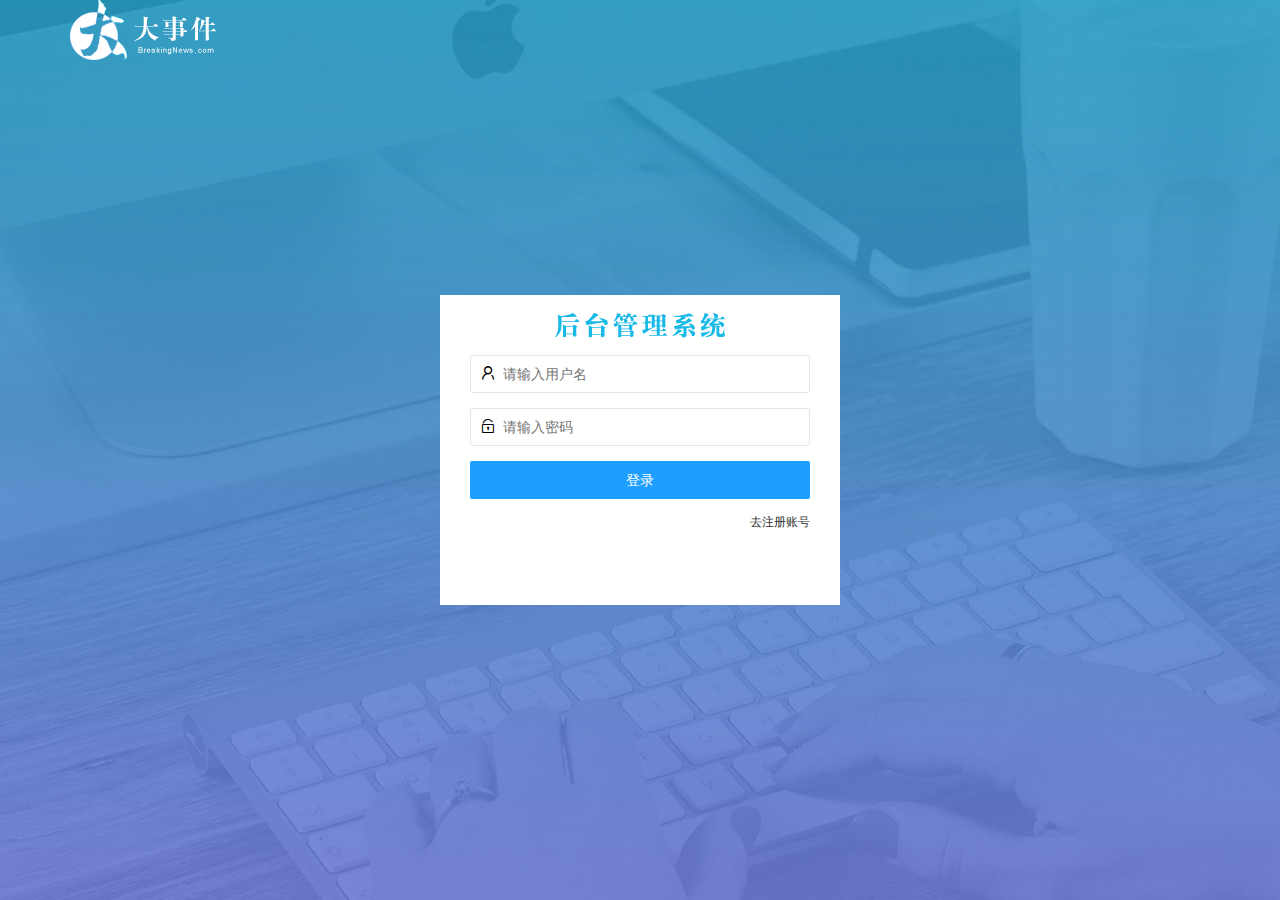
<file: login.html>
<!DOCTYPE html>
<html lang="en">
<head>
    <meta charset="UTF-8">
    <meta name="viewport" content="width=device-width, initial-scale=1.0">
    <title>大事件-登录/注册页面</title>
    <!-- 引入layui样式 -->
    <link rel="stylesheet" href="/assets/lib/layui/css/layui.css">
    <!-- 引入自己的登录页面样式 -->
    <link rel="stylesheet" href="/assets/css/login.css">

</head>
<body>
    <!-- logo部分 -->
    <div class="logo layui-main">
        <img src="/assets/images/logo.png" alt="">
    </div>

    <!-- 登录和注册部分 -->
    <div class="loginAndRegBox">
        <!-- 登录部分顶部图片 -->
        <div class="title-box"></div>
        <!-- 下面的登录注册区 -->

        <!-- 登录div -->
        <div class="login-box">
            <form  class="layui-form" id="form_login" action="">
                <!-- 用户名 -->
                <div class="layui-form-item">
                    <i class="layui-icon layui-icon-username"></i> 
                    <input type="text" name="username" required  lay-verify="required" placeholder="请输入用户名" autocomplete="off" class="layui-input">
                </div>
                <!-- 密码 -->
                <div class="layui-form-item">
                    <i class="layui-icon layui-icon-password"></i> 
                    <input type="password" name="password" required  lay-verify="required" placeholder="请输入密码" autocomplete="off" class="layui-input">
                </div>
                <!-- 登录框 -->
                <div class="layui-form-item">
                    <button class="layui-btn layui-btn-fluid layui-btn-normal" lay-submit lay-filter="formDemo">登录</button>
                </div>
                <!-- 切换链接 -->
                <div class="layui-form-item links">
                    <a href="javascript:;" id="link_reg">去注册账号</a>
                </div>
            </form>
            
        </div>

        <!-- 注册div -->
        <div class="reg-box">
           <form class="layui-form" id="form_reg" action="">
                <!-- 用户名 -->
                <div class="layui-form-item">
                    <i class="layui-icon layui-icon-username"></i> 
                    <input type="text" name="username" required  lay-verify="required" placeholder="请输入用户名" autocomplete="off" class="layui-input">
                </div>
                <!-- 密码 -->
                <div class="layui-form-item">
                    <i class="layui-icon layui-icon-password"></i> 
                    <input id="reg-pwd" type="password" name="password" required  lay-verify="required|pwd" placeholder="请输入密码" autocomplete="off" class="layui-input">
                </div>
                 <!-- 确认密码 -->
                 <div class="layui-form-item">
                    <i class="layui-icon layui-icon-password"></i> 
                    <input type="password" name="repassword" required  lay-verify="required|pwd|repwd" placeholder="再次确认密码" autocomplete="off" class="layui-input">
                </div>
                <!-- 注册框 -->
                <div class="layui-form-item">
                    <button class="layui-btn layui-btn-fluid layui-btn-normal" lay-submit lay-filter="formDemo">注册</button>
                </div>
                <!-- 切换链接 -->
                <div class="layui-form-item links">
                    <a href="javascript:;" id="link_login">去登录</a>
                </div>
            </form>
            
        </div>
    </div>
</body>

<!-- 引入layui.all.js -->
<script src="/assets/lib/layui/layui.all.js"></script>
<!-- 引入jQuery -->
<script src="/assets/lib/jquery.js"></script>
<!-- jquer之后,自己逻辑之前,引公共的url -->
<script src="/assets/js/baseAPI.js"></script>
<!-- 引入登录页面逻辑 -->
<script src="/assets/js/login.js"></script>
</html>
</file>
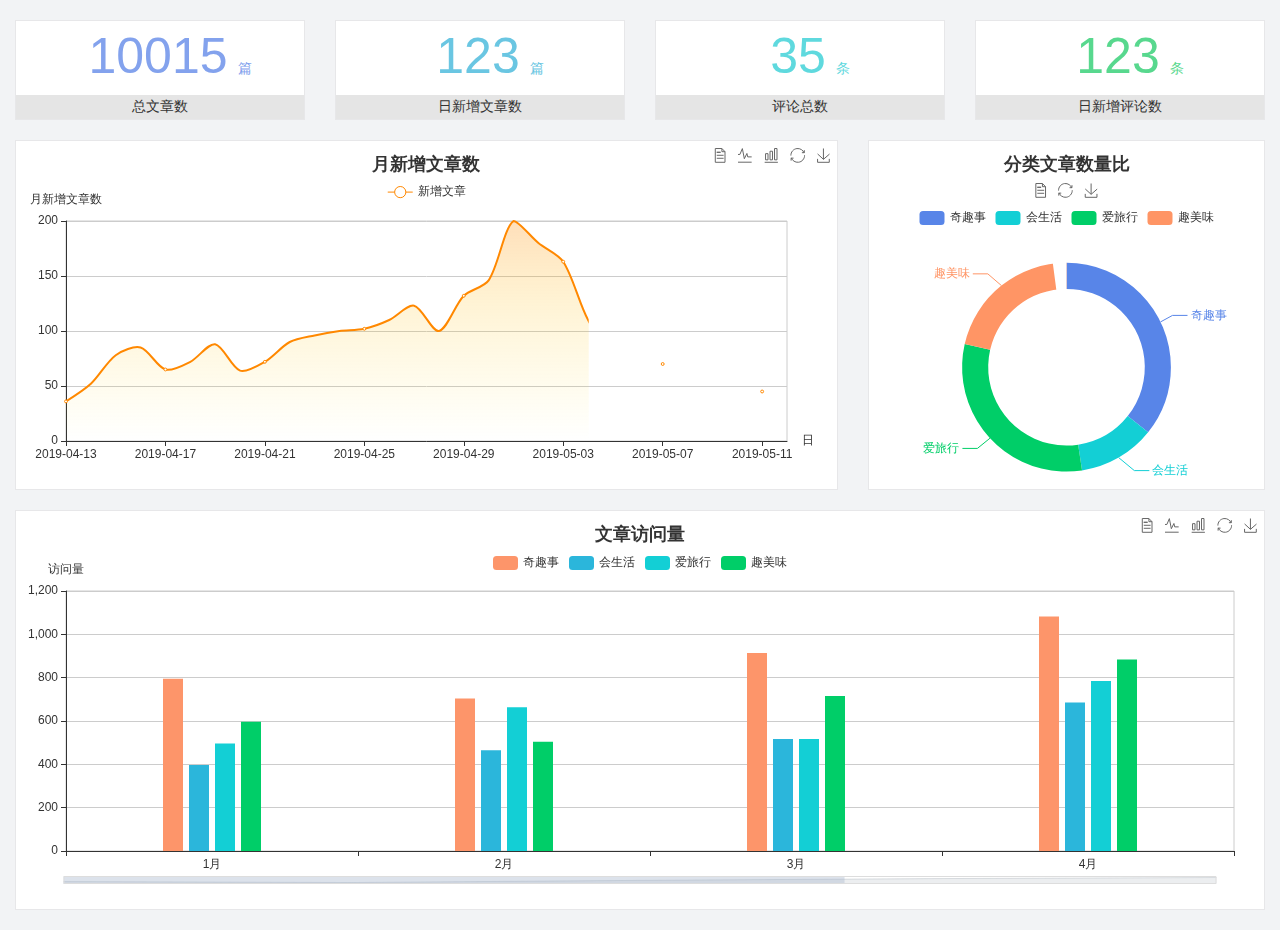
<file: home/dashboard.html>
<!DOCTYPE html>
<html lang="en">

<head>
  <meta charset="UTF-8">
  <meta name="viewport" content="width=device-width, initial-scale=1.0">
  <meta http-equiv="X-UA-Compatible" content="ie=edge">
  <title>图表统计</title>
  <link rel="stylesheet" href="../../assets/lib/bootstrap.css" />
  <link rel="stylesheet" href="../../assets/lib/main.css" />
  <script src="../../assets/lib/jquery.js"></script>
  <script type="text/javascript" src="../../assets/lib/echarts.min.js"></script>
</head>

<body>
  <div class="container-fluid">
    <div class="row spannel_list">
      <div class="col-sm-3 col-xs-6">
        <div class="spannel">
          <em>10015</em><span>篇</span>
          <b>总文章数</b>
        </div>
      </div>
      <div class="col-sm-3 col-xs-6">
        <div class="spannel scolor01">
          <em>123</em><span>篇</span>
          <b>日新增文章数</b>
        </div>
      </div>
      <div class="col-sm-3 col-xs-6">
        <div class="spannel scolor02">
          <em>35</em><span>条</span>
          <b>评论总数</b>
        </div>
      </div>
      <div class="col-sm-3 col-xs-6">
        <div class="spannel scolor03">
          <em>123</em><span>条</span>
          <b>日新增评论数</b>
        </div>
      </div>
    </div>
  </div>

  <div class="container-fluid">
    <div class="row curve-pie">
      <div class="col-lg-8 col-md-8">
        <div class="gragh_pannel" id="curve_show"></div>
      </div>
      <div class="col-lg-4 col-md-4">
        <div class="gragh_pannel" id="pie_show"></div>
      </div>
    </div>
  </div>

  <div class="container-fluid">
    <div class="column_pannel" id="column_show"></div>
  </div>

  <script>
    var oChart = echarts.init(document.getElementById('curve_show'));
    var aList_all = [
      { 'count': 36, 'date': '2019-04-13' },
      { 'count': 52, 'date': '2019-04-14' },
      { 'count': 78, 'date': '2019-04-15' },
      { 'count': 85, 'date': '2019-04-16' },
      { 'count': 65, 'date': '2019-04-17' },
      { 'count': 72, 'date': '2019-04-18' },
      { 'count': 88, 'date': '2019-04-19' },
      { 'count': 64, 'date': '2019-04-20' },
      { 'count': 72, 'date': '2019-04-21' },
      { 'count': 90, 'date': '2019-04-22' },
      { 'count': 96, 'date': '2019-04-23' },
      { 'count': 100, 'date': '2019-04-24' },
      { 'count': 102, 'date': '2019-04-25' },
      { 'count': 110, 'date': '2019-04-26' },
      { 'count': 123, 'date': '2019-04-27' },
      { 'count': 100, 'date': '2019-04-28' },
      { 'count': 132, 'date': '2019-04-29' },
      { 'count': 146, 'date': '2019-04-30' },
      { 'count': 200, 'date': '2019-05-01' },
      { 'count': 180, 'date': '2019-05-02' },
      { 'count': 163, 'date': '2019-05-03' },
      { 'count': 110, 'date': '2019-05-04' },
      { 'count': 80, 'date': '2019-05-05' },
      { 'count': 82, 'date': '2019-05-06' },
      { 'count': 70, 'date': '2019-05-07' },
      { 'count': 65, 'date': '2019-05-08' },
      { 'count': 54, 'date': '2019-05-09' },
      { 'count': 40, 'date': '2019-05-10' },
      { 'count': 45, 'date': '2019-05-11' },
      { 'count': 38, 'date': '2019-05-12' },
    ];

    let aCount = [];
    let aDate = [];

    for (var i = 0; i < aList_all.length; i++) {
      aCount.push(aList_all[i].count);
      aDate.push(aList_all[i].date);
    }

    var chartopt = {
      title: {
        text: '月新增文章数',
        left: 'center',
        top: '10'
      },
      tooltip: {
        trigger: 'axis'
      },
      legend: {
        data: ['新增文章'],
        top: '40'
      },
      toolbox: {
        show: true,
        feature: {
          mark: { show: true },
          dataView: { show: true, readOnly: false },
          magicType: { show: true, type: ['line', 'bar'] },
          restore: { show: true },
          saveAsImage: { show: true }
        }
      },
      calculable: true,
      xAxis: [
        {
          name: '日',
          type: 'category',
          boundaryGap: false,
          data: aDate
        }
      ],
      yAxis: [
        {
          name: '月新增文章数',
          type: 'value'
        }
      ],
      series: [
        {
          name: '新增文章',
          type: 'line',
          smooth: true,
          itemStyle: { normal: { areaStyle: { type: 'default' }, color: '#f80' }, lineStyle: { color: '#f80' } },
          data: aCount
        }],
      areaStyle: {
        normal: {
          color: new echarts.graphic.LinearGradient(0, 0, 0, 1, [{
            offset: 0,
            color: 'rgba(255,136,0,0.39)'
          }, {
            offset: .34,
            color: 'rgba(255,180,0,0.25)'
          }, {
            offset: 1,
            color: 'rgba(255,222,0,0.00)'
          }])

        }
      },
      grid: {
        show: true,
        x: 50,
        x2: 50,
        y: 80,
        height: 220
      }
    };

    oChart.setOption(chartopt);


    var oPie = echarts.init(document.getElementById('pie_show'));
    var oPieopt =
    {
      title: {
        top: 10,
        text: '分类文章数量比',
        x: 'center'
      },
      tooltip: {
        trigger: 'item',
        formatter: "{a} <br/>{b} : {c} ({d}%)"
      },
      color: ['#5885e8', '#13cfd5', '#00ce68', '#ff9565'],
      legend: {
        x: 'center',
        top: 65,
        data: ['奇趣事', '会生活', '爱旅行', '趣美味']
      },
      toolbox: {
        show: true,
        x: 'center',
        top: 35,
        feature: {
          mark: { show: true },
          dataView: { show: true, readOnly: false },
          magicType: {
            show: true,
            type: ['pie', 'funnel'],
            option: {
              funnel: {
                x: '25%',
                width: '50%',
                funnelAlign: 'left',
                max: 1548
              }
            }
          },
          restore: { show: true },
          saveAsImage: { show: true }
        }
      },
      calculable: true,
      series: [
        {
          name: '访问来源',
          type: 'pie',
          radius: ['45%', '60%'],
          center: ['50%', '65%'],
          data: [
            { value: 300, name: '奇趣事' },
            { value: 100, name: '会生活' },
            { value: 260, name: '爱旅行' },
            { value: 180, name: '趣美味' }
          ]
        }
      ]
    };
    oPie.setOption(oPieopt);



    var oColumn = this.echarts.init(document.getElementById('column_show'));
    var oColumnopt =
    {
      title: {
        text: '文章访问量',
        left: 'center',
        top: '10'
      },
      tooltip: {
        trigger: 'axis'
      },
      legend: {
        data: ['奇趣事', '会生活', '爱旅行', '趣美味'],
        top: '40'
      },
      toolbox: {
        show: true,
        feature: {
          mark: { show: true },
          dataView: { show: true, readOnly: false },
          magicType: { show: true, type: ['line', 'bar'] },
          restore: { show: true },
          saveAsImage: { show: true }
        }
      },
      calculable: true,
      xAxis: [
        {
          type: 'category',
          data: ['1月', '2月', '3月', '4月', '5月']
        }
      ],
      yAxis: [
        {
          name: '访问量',
          type: 'value'
        }
      ],
      series: [
        {
          name: '奇趣事',
          type: 'bar',
          barWidth: 20,
          itemStyle: {
            normal: { areaStyle: { type: 'default' }, color: '#fd956a' }
          },
          data: [800, 708, 920, 1090, 1200]
        },
        {
          name: '会生活',
          type: 'bar',
          barWidth: 20,
          itemStyle: {
            normal: { areaStyle: { type: 'default' }, color: '#2bb6db' }
          },
          data: [400, 468, 520, 690, 800]
        },
        {
          name: '爱旅行',
          type: 'bar',
          barWidth: 20,
          itemStyle: {
            normal: { areaStyle: { type: 'default' }, color: '#13cfd5' }
          },
          data: [500, 668, 520, 790, 900]
        },
        {
          name: '趣美味',
          type: 'bar',
          barWidth: 20,
          itemStyle: {
            normal: { areaStyle: { type: 'default' }, color: '#00ce68' }
          },
          data: [600, 508, 720, 890, 1000]
        }
      ],
      grid: {
        show: true,
        x: 50,
        x2: 30,
        y: 80,
        height: 260
      },
      dataZoom: [//给x轴设置滚动条
        {
          start: 0,//默认为0
          end: 100 - 1000 / 31,//默认为100
          type: 'slider',
          show: true,
          xAxisIndex: [0],
          handleSize: 0,//滑动条的 左右2个滑动条的大小
          height: 8,//组件高度
          left: 45, //左边的距离
          right: 50,//右边的距离
          bottom: 26,//右边的距离
          handleColor: '#ddd',//h滑动图标的颜色
          handleStyle: {
            borderColor: "#cacaca",
            borderWidth: "1",
            shadowBlur: 2,
            background: "#ddd",
            shadowColor: "#ddd",
          }
        }]
    };
    oColumn.setOption(oColumnopt);
  </script>
</body>

</html>
</file>
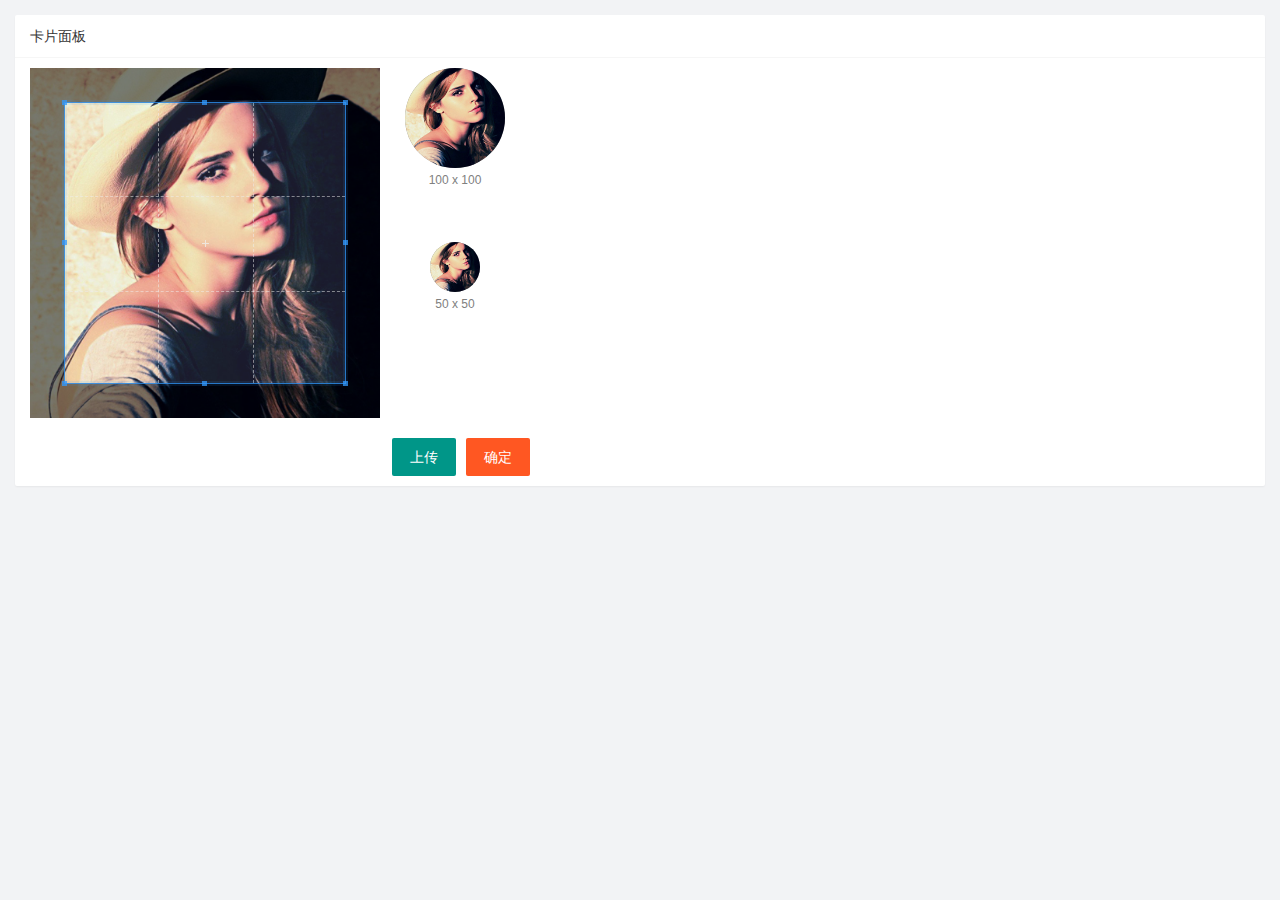
<file: user/user_avatar.html>
<!DOCTYPE html>
<html lang="en">

<head>
    <meta charset="UTF-8">
    <meta name="viewport" content="width=device-width, initial-scale=1.0">
    <title>Document</title>
    <!-- 导入layui的样式 -->
    <link rel="stylesheet" href="/assets/lib/layui/css/layui.css">
    <!-- 引入插件 -->
    <link rel="stylesheet" href="/assets/lib/cropper/cropper.css" />
    <!-- 导入自己的样式 -->
    <link rel="stylesheet" href="/assets/css/user/avatar.css">
</head>

<body>
    <div class="layui-card">
        <div class="layui-card-header">卡片面板</div>
        <div class="layui-card-body">
            <!-- 第一行的图片裁剪和预览区域 -->
            <div class="row1">
                <!-- 图片裁剪区域 -->
                <div class="cropper-box">
                    <!-- 这个 img 标签很重要，将来会把它初始化为裁剪区域 -->
                    <img id="image" src="/assets/images/sample.jpg" />
                </div>
                <!-- 图片的预览区域 -->
                <div class="preview-box">
                    <div>
                        <!-- 宽高为 100px 的预览区域 -->
                        <div class="img-preview w100"></div>
                        <p class="size">100 x 100</p>
                    </div>
                    <div>
                        <!-- 宽高为 50px 的预览区域 -->
                        <div class="img-preview w50"></div>
                        <p class="size">50 x 50</p>
                    </div>
                </div>
            </div>

            <!-- 第二行的按钮区域 -->
            <div class="row2">
                <!-- 通过accept 属性可以指定用户选择什么类型的文件 -->
                <input accept="image/png,image/jpeg" type="file" id="file" >
                <button type="button" class="layui-btn" id="btnChooseImage">上传</button>
                <button type="button" class="layui-btn layui-btn-danger" id="btnUpload">确定</button>
            </div>
        </div>
    </div>
</body>

<!-- 导入layui的js -->
<script src="/assets/lib/layui/layui.all.js"></script>
<!-- 导入jquery -->
<script src="/assets/lib/jquery.js"></script>
<!-- 引入插件需要的js -->
<script src="/assets/lib/cropper/Cropper.js"></script>
<script src="/assets/lib/cropper/jquery-cropper.js"></script>
<!-- 导入自己封装baseApi -->
<script src="/assets/js/baseAPI.js"></script>
<!-- 导入自己的js -->
<script src="/assets/js/user_avatar.js"></script>
</html>
</file>
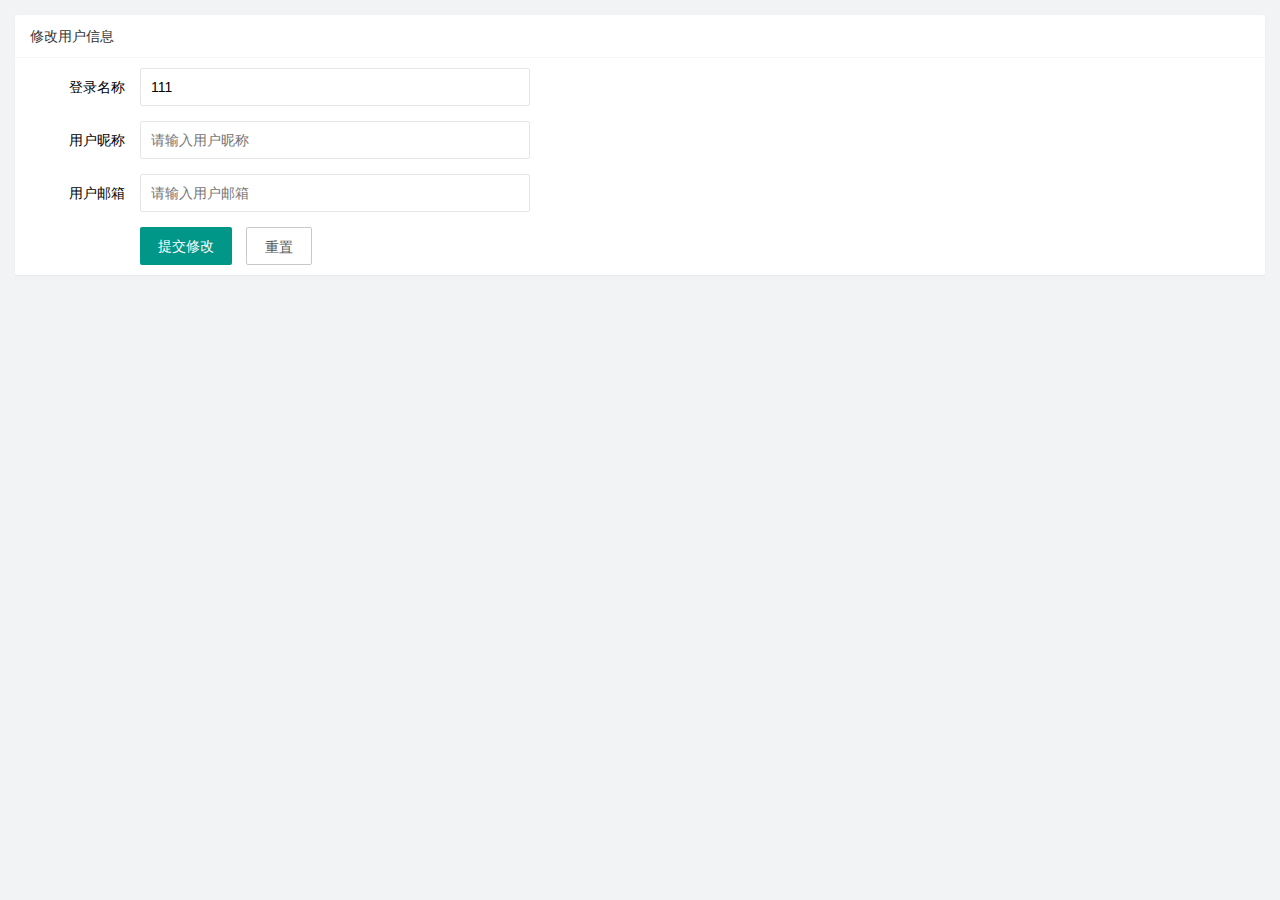
<file: user/user_info.html>
<!DOCTYPE html>
<html lang="en">

<head>
    <meta charset="UTF-8">
    <meta name="viewport" content="width=device-width, initial-scale=1.0">
    <title>Document</title>
    <!-- 导入layui的样式 -->
    <link rel="stylesheet" href="/assets/lib/layui/css/layui.css">
    <!-- 导入自己的样式 -->
    <link rel="stylesheet" href="/assets/css/user/user.css">
</head>

<body>
    <!-- 卡片区域 -->
    <div class="layui-card">
        <div class="layui-card-header">修改用户信息</div>
        <div class="layui-card-body">
            <!-- form 表单区域  lay-filter=""快速赋值-->
            <form class="layui-form" style="width:500px" lay-filter="formUserInfo">
                <!-- 这是隐藏域 不可见-->
                <input type="hidden" name="id">
                <div class="layui-form-item">
                    <label class="layui-form-label">登录名称</label>
                    <div class="layui-input-block">
                        <input type="text" name="username" required lay-verify="required" placeholder="请输入登录名"
                            autocomplete="off" value="111" class="layui-input" readonly>
                    </div>
                </div>
                <div class="layui-form-item">
                    <label class="layui-form-label">用户昵称</label>
                    <div class="layui-input-block">
                        <input type="text" name="nickname" required lay-verify="required|nickname" placeholder="请输入用户昵称"
                            autocomplete="off" class="layui-input">
                    </div>
                </div>
                <div class="layui-form-item">
                    <label class="layui-form-label">用户邮箱</label>
                    <div class="layui-input-block">
                        <input type="text" name="email" required lay-verify="required|email" placeholder="请输入用户邮箱"
                            autocomplete="off" class="layui-input">
                    </div>
                </div>
                <div class="layui-input-block">
                    <button class="layui-btn" lay-submit lay-filter="formDemo">提交修改</button>
                    <button type="reset" class="layui-btn layui-btn-primary" id="btnReset">重置</button>
                </div>
            </form>
        </div>
    </div>

    <!-- 导入layui的js -->
    <script src="/assets/lib/layui/layui.all.js"></script>
    <!-- 导入jquery -->
    <script src="/assets/lib/jquery.js"></script>
    <!-- 导入自己封装baseApi -->
    <script src="/assets/js/baseAPI.js"></script>
    <!-- 导入自己的js -->
    <script src="/assets/js/user_info.js"></script>

</body>

</html>
</file>
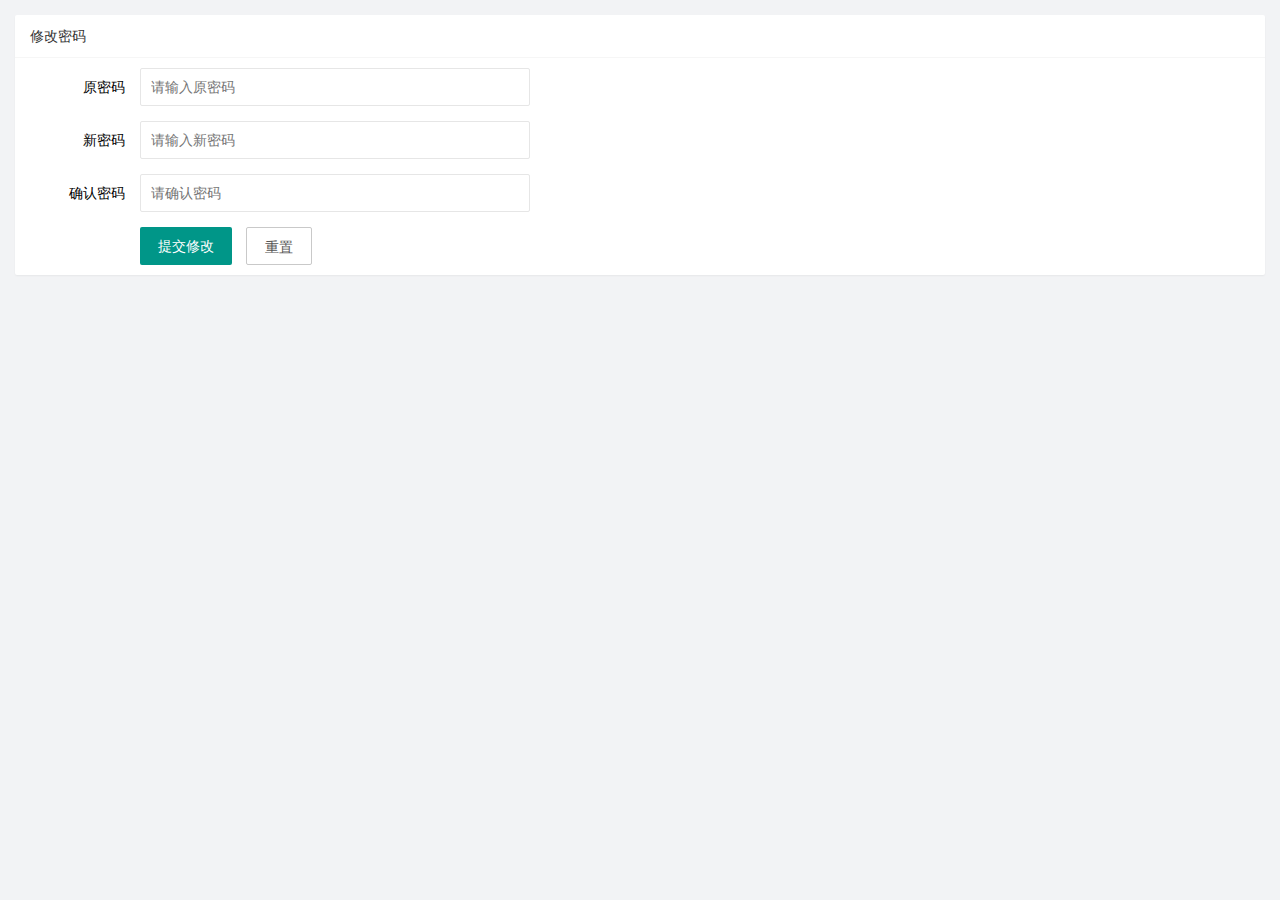
<file: user/user_pwd.html>
<!DOCTYPE html>
<html lang="en">
<head>
    <meta charset="UTF-8">
    <meta name="viewport" content="width=device-width, initial-scale=1.0">
    <title>Document</title>
    <!-- 导入layui的样式 -->
    <link rel="stylesheet" href="/assets/lib/layui/css/layui.css">
    <!-- 导入自己的样式 -->
    <link rel="stylesheet" href="/assets/css/user/pwd.css">
</head>
<body>
    <!-- 卡片区域 -->
    <div class="layui-card">
        <div class="layui-card-header">修改密码</div>
        <div class="layui-card-body">
            <!-- form 表单区域  lay-filter=""快速赋值-->
            <form class="layui-form" style="width:500px" lay-filter="formUserInfo">
                <div class="layui-form-item">
                    <label class="layui-form-label">原密码</label>
                    <div class="layui-input-block">
                        <input type="password" name="oldPwd" required lay-verify="required|pwd" placeholder="请输入原密码"
                            autocomplete="off" class="layui-input">
                    </div>
                </div>
                <div class="layui-form-item">
                    <label class="layui-form-label">新密码</label>
                    <div class="layui-input-block">
                        <input type="password" name="newPwd" required lay-verify="required|pwd|samePwd" placeholder="请输入新密码"
                            autocomplete="off" class="layui-input">
                    </div>
                </div>
                <div class="layui-form-item">
                    <label class="layui-form-label">确认密码</label>
                    <div class="layui-input-block">
                        <input type="password" name="rePwd" required lay-verify="required|pwd|rePwd" placeholder="请确认密码"
                            autocomplete="off" class="layui-input">
                    </div>
                </div>
                <div class="layui-input-block">
                    <button class="layui-btn" lay-submit lay-filter="formDemo">提交修改</button>
                    <button type="reset" class="layui-btn layui-btn-primary" id="btnReset">重置</button>
                </div>
            </form>
        </div>
    </div>

    <!-- 导入layui的js -->
    <script src="/assets/lib/layui/layui.all.js"></script>
    <!-- 导入jquery -->
    <script src="/assets/lib/jquery.js"></script>
    <!-- 导入自己封装baseApi -->
    <script src="/assets/js/baseAPI.js"></script>
    <!-- 导入自己的js -->
    <script src="/assets/js/user_pwd.js"></script>

    </body>
</file>
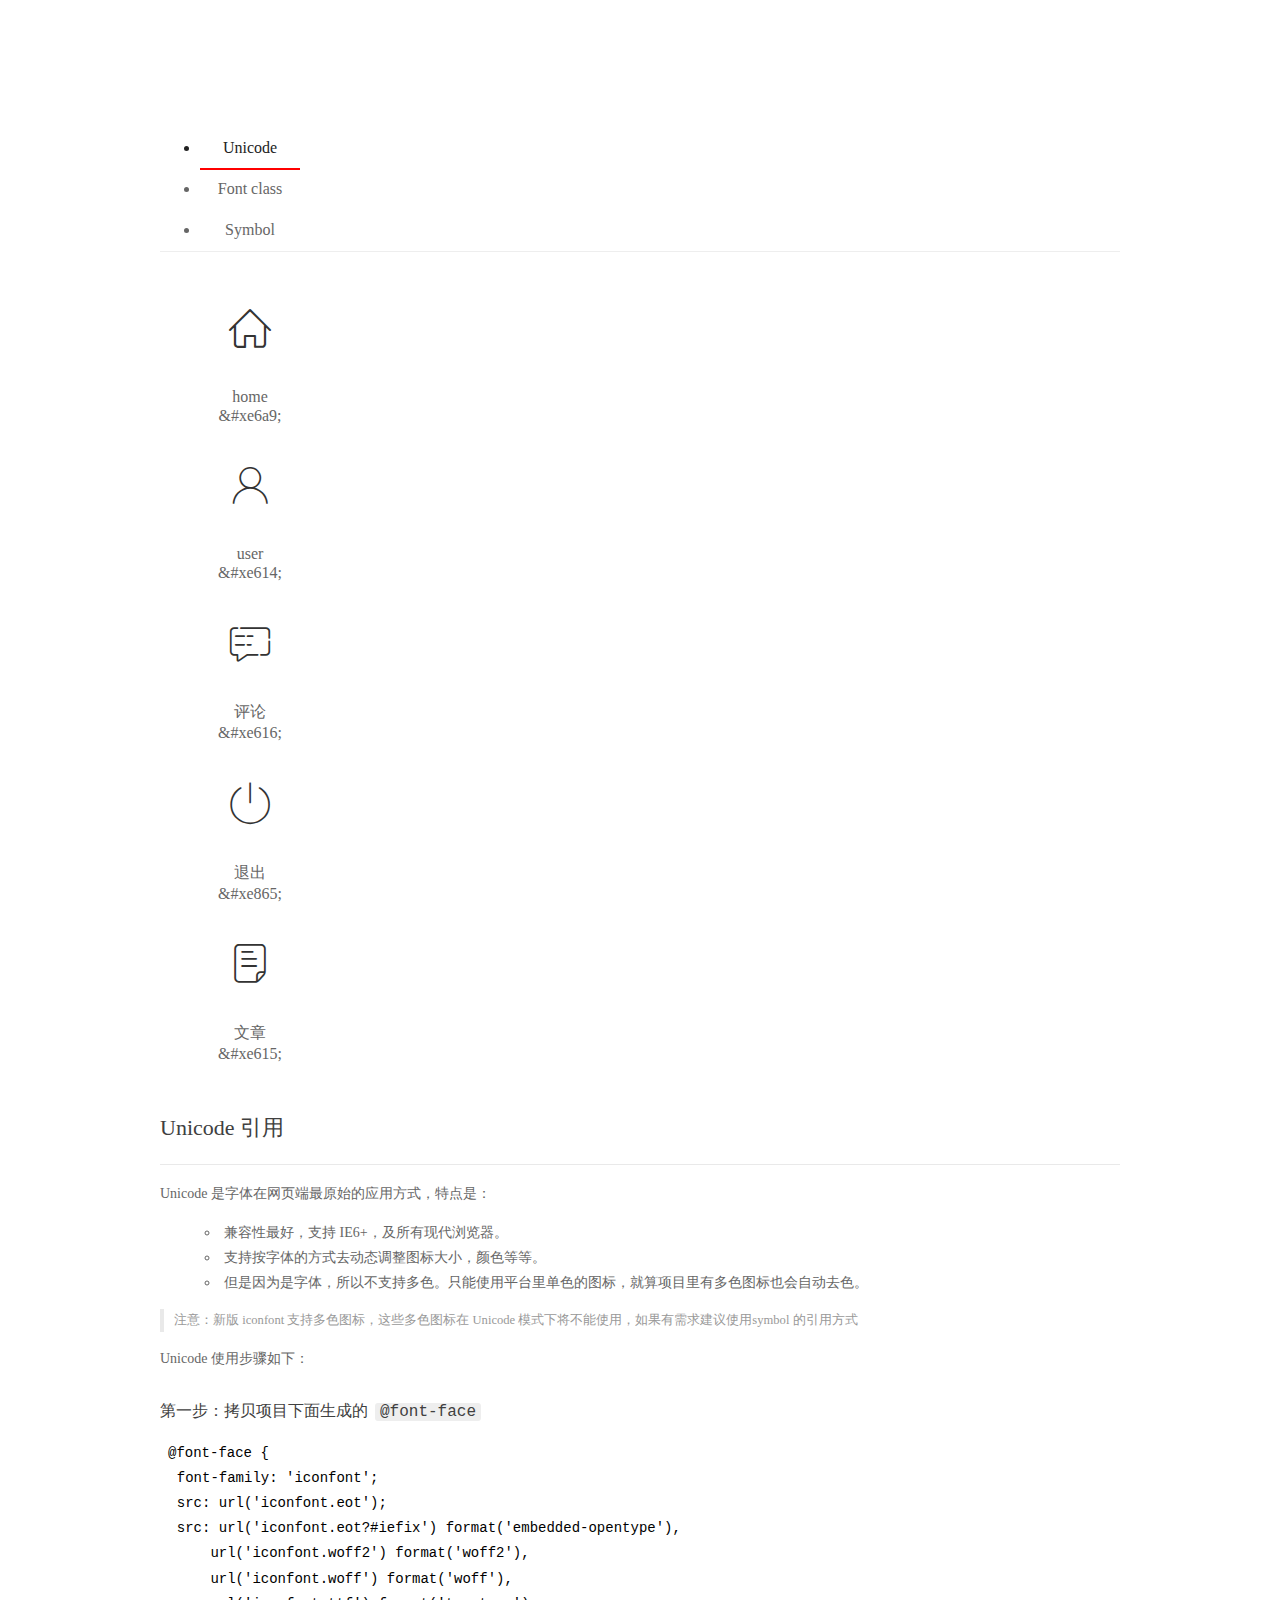
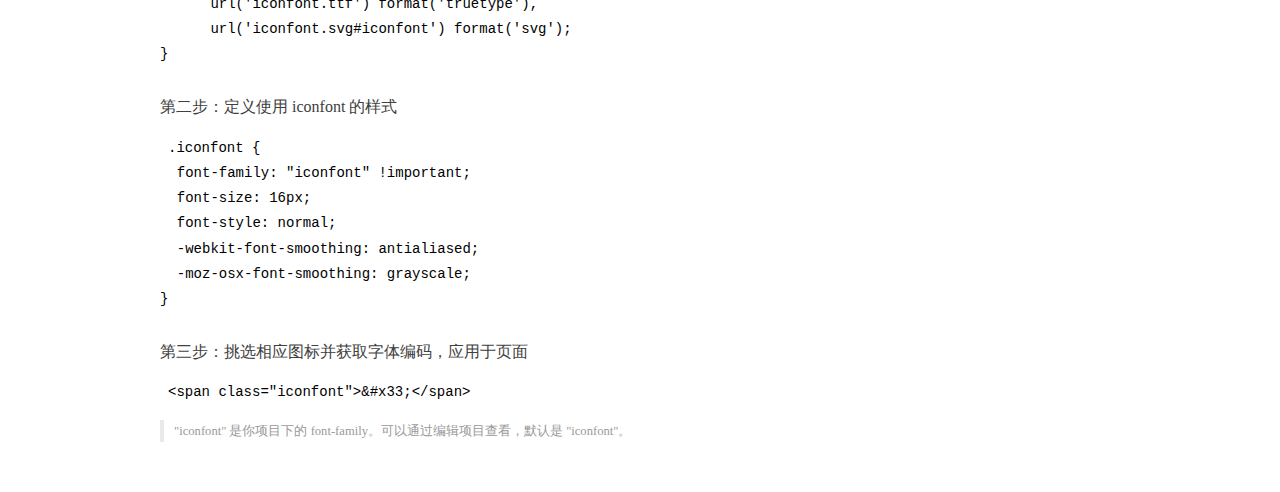
<file: assets/fonts/demo_index.html>
<!DOCTYPE html>
<html>
<head>
  <meta charset="utf-8"/>
  <title>IconFont Demo</title>
  <link rel="shortcut icon" href="https://gtms04.alicdn.com/tps/i4/TB1_oz6GVXXXXaFXpXXJDFnIXXX-64-64.ico" type="image/x-icon"/>
  <link rel="stylesheet" href="https://g.alicdn.com/thx/cube/1.3.2/cube.min.css">
  <link rel="stylesheet" href="demo.css">
  <link rel="stylesheet" href="iconfont.css">
  <script src="iconfont.js"></script>
  <!-- jQuery -->
  <script src="https://a1.alicdn.com/oss/uploads/2018/12/26/7bfddb60-08e8-11e9-9b04-53e73bb6408b.js"></script>
  <!-- 代码高亮 -->
  <script src="https://a1.alicdn.com/oss/uploads/2018/12/26/a3f714d0-08e6-11e9-8a15-ebf944d7534c.js"></script>
</head>
<body>
  <div class="main">
    <h1 class="logo"><a href="https://www.iconfont.cn/" title="iconfont 首页" target="_blank">&#xe86b;</a></h1>
    <div class="nav-tabs">
      <ul id="tabs" class="dib-box">
        <li class="dib active"><span>Unicode</span></li>
        <li class="dib"><span>Font class</span></li>
        <li class="dib"><span>Symbol</span></li>
      </ul>
      
    </div>
    <div class="tab-container">
      <div class="content unicode" style="display: block;">
          <ul class="icon_lists dib-box">
          
            <li class="dib">
              <span class="icon iconfont">&#xe6a9;</span>
                <div class="name">home</div>
                <div class="code-name">&amp;#xe6a9;</div>
              </li>
          
            <li class="dib">
              <span class="icon iconfont">&#xe614;</span>
                <div class="name">user</div>
                <div class="code-name">&amp;#xe614;</div>
              </li>
          
            <li class="dib">
              <span class="icon iconfont">&#xe616;</span>
                <div class="name">评论</div>
                <div class="code-name">&amp;#xe616;</div>
              </li>
          
            <li class="dib">
              <span class="icon iconfont">&#xe865;</span>
                <div class="name">退出</div>
                <div class="code-name">&amp;#xe865;</div>
              </li>
          
            <li class="dib">
              <span class="icon iconfont">&#xe615;</span>
                <div class="name">文章</div>
                <div class="code-name">&amp;#xe615;</div>
              </li>
          
          </ul>
          <div class="article markdown">
          <h2 id="unicode-">Unicode 引用</h2>
          <hr>

          <p>Unicode 是字体在网页端最原始的应用方式，特点是：</p>
          <ul>
            <li>兼容性最好，支持 IE6+，及所有现代浏览器。</li>
            <li>支持按字体的方式去动态调整图标大小，颜色等等。</li>
            <li>但是因为是字体，所以不支持多色。只能使用平台里单色的图标，就算项目里有多色图标也会自动去色。</li>
          </ul>
          <blockquote>
            <p>注意：新版 iconfont 支持多色图标，这些多色图标在 Unicode 模式下将不能使用，如果有需求建议使用symbol 的引用方式</p>
          </blockquote>
          <p>Unicode 使用步骤如下：</p>
          <h3 id="-font-face">第一步：拷贝项目下面生成的 <code>@font-face</code></h3>
<pre><code class="language-css"
>@font-face {
  font-family: 'iconfont';
  src: url('iconfont.eot');
  src: url('iconfont.eot?#iefix') format('embedded-opentype'),
      url('iconfont.woff2') format('woff2'),
      url('iconfont.woff') format('woff'),
      url('iconfont.ttf') format('truetype'),
      url('iconfont.svg#iconfont') format('svg');
}
</code></pre>
          <h3 id="-iconfont-">第二步：定义使用 iconfont 的样式</h3>
<pre><code class="language-css"
>.iconfont {
  font-family: "iconfont" !important;
  font-size: 16px;
  font-style: normal;
  -webkit-font-smoothing: antialiased;
  -moz-osx-font-smoothing: grayscale;
}
</code></pre>
          <h3 id="-">第三步：挑选相应图标并获取字体编码，应用于页面</h3>
<pre>
<code class="language-html"
>&lt;span class="iconfont"&gt;&amp;#x33;&lt;/span&gt;
</code></pre>
          <blockquote>
            <p>"iconfont" 是你项目下的 font-family。可以通过编辑项目查看，默认是 "iconfont"。</p>
          </blockquote>
          </div>
      </div>
      <div class="content font-class">
        <ul class="icon_lists dib-box">
          
          <li class="dib">
            <span class="icon iconfont icon-home"></span>
            <div class="name">
              home
            </div>
            <div class="code-name">.icon-home
            </div>
          </li>
          
          <li class="dib">
            <span class="icon iconfont icon-user"></span>
            <div class="name">
              user
            </div>
            <div class="code-name">.icon-user
            </div>
          </li>
          
          <li class="dib">
            <span class="icon iconfont icon-pinglun"></span>
            <div class="name">
              评论
            </div>
            <div class="code-name">.icon-pinglun
            </div>
          </li>
          
          <li class="dib">
            <span class="icon iconfont icon-tuichu"></span>
            <div class="name">
              退出
            </div>
            <div class="code-name">.icon-tuichu
            </div>
          </li>
          
          <li class="dib">
            <span class="icon iconfont icon-16"></span>
            <div class="name">
              文章
            </div>
            <div class="code-name">.icon-16
            </div>
          </li>
          
        </ul>
        <div class="article markdown">
        <h2 id="font-class-">font-class 引用</h2>
        <hr>

        <p>font-class 是 Unicode 使用方式的一种变种，主要是解决 Unicode 书写不直观，语意不明确的问题。</p>
        <p>与 Unicode 使用方式相比，具有如下特点：</p>
        <ul>
          <li>兼容性良好，支持 IE8+，及所有现代浏览器。</li>
          <li>相比于 Unicode 语意明确，书写更直观。可以很容易分辨这个 icon 是什么。</li>
          <li>因为使用 class 来定义图标，所以当要替换图标时，只需要修改 class 里面的 Unicode 引用。</li>
          <li>不过因为本质上还是使用的字体，所以多色图标还是不支持的。</li>
        </ul>
        <p>使用步骤如下：</p>
        <h3 id="-fontclass-">第一步：引入项目下面生成的 fontclass 代码：</h3>
<pre><code class="language-html">&lt;link rel="stylesheet" href="./iconfont.css"&gt;
</code></pre>
        <h3 id="-">第二步：挑选相应图标并获取类名，应用于页面：</h3>
<pre><code class="language-html">&lt;span class="iconfont icon-xxx"&gt;&lt;/span&gt;
</code></pre>
        <blockquote>
          <p>"
            iconfont" 是你项目下的 font-family。可以通过编辑项目查看，默认是 "iconfont"。</p>
        </blockquote>
      </div>
      </div>
      <div class="content symbol">
          <ul class="icon_lists dib-box">
          
            <li class="dib">
                <svg class="icon svg-icon" aria-hidden="true">
                  <use xlink:href="#icon-home"></use>
                </svg>
                <div class="name">home</div>
                <div class="code-name">#icon-home</div>
            </li>
          
            <li class="dib">
                <svg class="icon svg-icon" aria-hidden="true">
                  <use xlink:href="#icon-user"></use>
                </svg>
                <div class="name">user</div>
                <div class="code-name">#icon-user</div>
            </li>
          
            <li class="dib">
                <svg class="icon svg-icon" aria-hidden="true">
                  <use xlink:href="#icon-pinglun"></use>
                </svg>
                <div class="name">评论</div>
                <div class="code-name">#icon-pinglun</div>
            </li>
          
            <li class="dib">
                <svg class="icon svg-icon" aria-hidden="true">
                  <use xlink:href="#icon-tuichu"></use>
                </svg>
                <div class="name">退出</div>
                <div class="code-name">#icon-tuichu</div>
            </li>
          
            <li class="dib">
                <svg class="icon svg-icon" aria-hidden="true">
                  <use xlink:href="#icon-16"></use>
                </svg>
                <div class="name">文章</div>
                <div class="code-name">#icon-16</div>
            </li>
          
          </ul>
          <div class="article markdown">
          <h2 id="symbol-">Symbol 引用</h2>
          <hr>

          <p>这是一种全新的使用方式，应该说这才是未来的主流，也是平台目前推荐的用法。相关介绍可以参考这篇<a href="">文章</a>
            这种用法其实是做了一个 SVG 的集合，与另外两种相比具有如下特点：</p>
          <ul>
            <li>支持多色图标了，不再受单色限制。</li>
            <li>通过一些技巧，支持像字体那样，通过 <code>font-size</code>, <code>color</code> 来调整样式。</li>
            <li>兼容性较差，支持 IE9+，及现代浏览器。</li>
            <li>浏览器渲染 SVG 的性能一般，还不如 png。</li>
          </ul>
          <p>使用步骤如下：</p>
          <h3 id="-symbol-">第一步：引入项目下面生成的 symbol 代码：</h3>
<pre><code class="language-html">&lt;script src="./iconfont.js"&gt;&lt;/script&gt;
</code></pre>
          <h3 id="-css-">第二步：加入通用 CSS 代码（引入一次就行）：</h3>
<pre><code class="language-html">&lt;style&gt;
.icon {
  width: 1em;
  height: 1em;
  vertical-align: -0.15em;
  fill: currentColor;
  overflow: hidden;
}
&lt;/style&gt;
</code></pre>
          <h3 id="-">第三步：挑选相应图标并获取类名，应用于页面：</h3>
<pre><code class="language-html">&lt;svg class="icon" aria-hidden="true"&gt;
  &lt;use xlink:href="#icon-xxx"&gt;&lt;/use&gt;
&lt;/svg&gt;
</code></pre>
          </div>
      </div>

    </div>
  </div>
  <script>
  $(document).ready(function () {
      $('.tab-container .content:first').show()

      $('#tabs li').click(function (e) {
        var tabContent = $('.tab-container .content')
        var index = $(this).index()

        if ($(this).hasClass('active')) {
          return
        } else {
          $('#tabs li').removeClass('active')
          $(this).addClass('active')

          tabContent.hide().eq(index).fadeIn()
        }
      })
    })
  </script>
</body>
</html>
</file>
<file: assets/lib/layui/css/layui.css>
/** layui-v2.5.5 MIT License By https://www.layui.com */
 .layui-inline,img{display:inline-block;vertical-align:middle}h1,h2,h3,h4,h5,h6{font-weight:400}.layui-edge,.layui-header,.layui-inline,.layui-main{position:relative}.layui-body,.layui-edge,.layui-elip{overflow:hidden}.layui-btn,.layui-edge,.layui-inline,img{vertical-align:middle}.layui-btn,.layui-disabled,.layui-icon,.layui-unselect{-moz-user-select:none;-webkit-user-select:none;-ms-user-select:none}.layui-elip,.layui-form-checkbox span,.layui-form-pane .layui-form-label{text-overflow:ellipsis;white-space:nowrap}.layui-breadcrumb,.layui-tree-btnGroup{visibility:hidden}blockquote,body,button,dd,div,dl,dt,form,h1,h2,h3,h4,h5,h6,input,li,ol,p,pre,td,textarea,th,ul{margin:0;padding:0;-webkit-tap-highlight-color:rgba(0,0,0,0)}a:active,a:hover{outline:0}img{border:none}li{list-style:none}table{border-collapse:collapse;border-spacing:0}h4,h5,h6{font-size:100%}button,input,optgroup,option,select,textarea{font-family:inherit;font-size:inherit;font-style:inherit;font-weight:inherit;outline:0}pre{white-space:pre-wrap;white-space:-moz-pre-wrap;white-space:-pre-wrap;white-space:-o-pre-wrap;word-wrap:break-word}body{line-height:24px;font:14px Helvetica Neue,Helvetica,PingFang SC,Tahoma,Arial,sans-serif}hr{height:1px;margin:10px 0;border:0;clear:both}a{color:#333;text-decoration:none}a:hover{color:#777}a cite{font-style:normal;*cursor:pointer}.layui-border-box,.layui-border-box *{box-sizing:border-box}.layui-box,.layui-box *{box-sizing:content-box}.layui-clear{clear:both;*zoom:1}.layui-clear:after{content:'\20';clear:both;*zoom:1;display:block;height:0}.layui-inline{*display:inline;*zoom:1}.layui-edge{display:inline-block;width:0;height:0;border-width:6px;border-style:dashed;border-color:transparent}.layui-edge-top{top:-4px;border-bottom-color:#999;border-bottom-style:solid}.layui-edge-right{border-left-color:#999;border-left-style:solid}.layui-edge-bottom{top:2px;border-top-color:#999;border-top-style:solid}.layui-edge-left{border-right-color:#999;border-right-style:solid}.layui-disabled,.layui-disabled:hover{color:#d2d2d2!important;cursor:not-allowed!important}.layui-circle{border-radius:100%}.layui-show{display:block!important}.layui-hide{display:none!important}@font-face{font-family:layui-icon;src:url(../font/iconfont.eot?v=250);src:url(../font/iconfont.eot?v=250#iefix) format('embedded-opentype'),url(../font/iconfont.woff2?v=250) format('woff2'),url(../font/iconfont.woff?v=250) format('woff'),url(../font/iconfont.ttf?v=250) format('truetype'),url(../font/iconfont.svg?v=250#layui-icon) format('svg')}.layui-icon{font-family:layui-icon!important;font-size:16px;font-style:normal;-webkit-font-smoothing:antialiased;-moz-osx-font-smoothing:grayscale}.layui-icon-reply-fill:before{content:"\e611"}.layui-icon-set-fill:before{content:"\e614"}.layui-icon-menu-fill:before{content:"\e60f"}.layui-icon-search:before{content:"\e615"}.layui-icon-share:before{content:"\e641"}.layui-icon-set-sm:before{content:"\e620"}.layui-icon-engine:before{content:"\e628"}.layui-icon-close:before{content:"\1006"}.layui-icon-close-fill:before{content:"\1007"}.layui-icon-chart-screen:before{content:"\e629"}.layui-icon-star:before{content:"\e600"}.layui-icon-circle-dot:before{content:"\e617"}.layui-icon-chat:before{content:"\e606"}.layui-icon-release:before{content:"\e609"}.layui-icon-list:before{content:"\e60a"}.layui-icon-chart:before{content:"\e62c"}.layui-icon-ok-circle:before{content:"\1005"}.layui-icon-layim-theme:before{content:"\e61b"}.layui-icon-table:before{content:"\e62d"}.layui-icon-right:before{content:"\e602"}.layui-icon-left:before{content:"\e603"}.layui-icon-cart-simple:before{content:"\e698"}.layui-icon-face-cry:before{content:"\e69c"}.layui-icon-face-smile:before{content:"\e6af"}.layui-icon-survey:before{content:"\e6b2"}.layui-icon-tree:before{content:"\e62e"}.layui-icon-upload-circle:before{content:"\e62f"}.layui-icon-add-circle:before{content:"\e61f"}.layui-icon-download-circle:before{content:"\e601"}.layui-icon-templeate-1:before{content:"\e630"}.layui-icon-util:before{content:"\e631"}.layui-icon-face-surprised:before{content:"\e664"}.layui-icon-edit:before{content:"\e642"}.layui-icon-speaker:before{content:"\e645"}.layui-icon-down:before{content:"\e61a"}.layui-icon-file:before{content:"\e621"}.layui-icon-layouts:before{content:"\e632"}.layui-icon-rate-half:before{content:"\e6c9"}.layui-icon-add-circle-fine:before{content:"\e608"}.layui-icon-prev-circle:before{content:"\e633"}.layui-icon-read:before{content:"\e705"}.layui-icon-404:before{content:"\e61c"}.layui-icon-carousel:before{content:"\e634"}.layui-icon-help:before{content:"\e607"}.layui-icon-code-circle:before{content:"\e635"}.layui-icon-water:before{content:"\e636"}.layui-icon-username:before{content:"\e66f"}.layui-icon-find-fill:before{content:"\e670"}.layui-icon-about:before{content:"\e60b"}.layui-icon-location:before{content:"\e715"}.layui-icon-up:before{content:"\e619"}.layui-icon-pause:before{content:"\e651"}.layui-icon-date:before{content:"\e637"}.layui-icon-layim-uploadfile:before{content:"\e61d"}.layui-icon-delete:before{content:"\e640"}.layui-icon-play:before{content:"\e652"}.layui-icon-top:before{content:"\e604"}.layui-icon-friends:before{content:"\e612"}.layui-icon-refresh-3:before{content:"\e9aa"}.layui-icon-ok:before{content:"\e605"}.layui-icon-layer:before{content:"\e638"}.layui-icon-face-smile-fine:before{content:"\e60c"}.layui-icon-dollar:before{content:"\e659"}.layui-icon-group:before{content:"\e613"}.layui-icon-layim-download:before{content:"\e61e"}.layui-icon-picture-fine:before{content:"\e60d"}.layui-icon-link:before{content:"\e64c"}.layui-icon-diamond:before{content:"\e735"}.layui-icon-log:before{content:"\e60e"}.layui-icon-rate-solid:before{content:"\e67a"}.layui-icon-fonts-del:before{content:"\e64f"}.layui-icon-unlink:before{content:"\e64d"}.layui-icon-fonts-clear:before{content:"\e639"}.layui-icon-triangle-r:before{content:"\e623"}.layui-icon-circle:before{content:"\e63f"}.layui-icon-radio:before{content:"\e643"}.layui-icon-align-center:before{content:"\e647"}.layui-icon-align-right:before{content:"\e648"}.layui-icon-align-left:before{content:"\e649"}.layui-icon-loading-1:before{content:"\e63e"}.layui-icon-return:before{content:"\e65c"}.layui-icon-fonts-strong:before{content:"\e62b"}.layui-icon-upload:before{content:"\e67c"}.layui-icon-dialogue:before{content:"\e63a"}.layui-icon-video:before{content:"\e6ed"}.layui-icon-headset:before{content:"\e6fc"}.layui-icon-cellphone-fine:before{content:"\e63b"}.layui-icon-add-1:before{content:"\e654"}.layui-icon-face-smile-b:before{content:"\e650"}.layui-icon-fonts-html:before{content:"\e64b"}.layui-icon-form:before{content:"\e63c"}.layui-icon-cart:before{content:"\e657"}.layui-icon-camera-fill:before{content:"\e65d"}.layui-icon-tabs:before{content:"\e62a"}.layui-icon-fonts-code:before{content:"\e64e"}.layui-icon-fire:before{content:"\e756"}.layui-icon-set:before{content:"\e716"}.layui-icon-fonts-u:before{content:"\e646"}.layui-icon-triangle-d:before{content:"\e625"}.layui-icon-tips:before{content:"\e702"}.layui-icon-picture:before{content:"\e64a"}.layui-icon-more-vertical:before{content:"\e671"}.layui-icon-flag:before{content:"\e66c"}.layui-icon-loading:before{content:"\e63d"}.layui-icon-fonts-i:before{content:"\e644"}.layui-icon-refresh-1:before{content:"\e666"}.layui-icon-rmb:before{content:"\e65e"}.layui-icon-home:before{content:"\e68e"}.layui-icon-user:before{content:"\e770"}.layui-icon-notice:before{content:"\e667"}.layui-icon-login-weibo:before{content:"\e675"}.layui-icon-voice:before{content:"\e688"}.layui-icon-upload-drag:before{content:"\e681"}.layui-icon-login-qq:before{content:"\e676"}.layui-icon-snowflake:before{content:"\e6b1"}.layui-icon-file-b:before{content:"\e655"}.layui-icon-template:before{content:"\e663"}.layui-icon-auz:before{content:"\e672"}.layui-icon-console:before{content:"\e665"}.layui-icon-app:before{content:"\e653"}.layui-icon-prev:before{content:"\e65a"}.layui-icon-website:before{content:"\e7ae"}.layui-icon-next:before{content:"\e65b"}.layui-icon-component:before{content:"\e857"}.layui-icon-more:before{content:"\e65f"}.layui-icon-login-wechat:before{content:"\e677"}.layui-icon-shrink-right:before{content:"\e668"}.layui-icon-spread-left:before{content:"\e66b"}.layui-icon-camera:before{content:"\e660"}.layui-icon-note:before{content:"\e66e"}.layui-icon-refresh:before{content:"\e669"}.layui-icon-female:before{content:"\e661"}.layui-icon-male:before{content:"\e662"}.layui-icon-password:before{content:"\e673"}.layui-icon-senior:before{content:"\e674"}.layui-icon-theme:before{content:"\e66a"}.layui-icon-tread:before{content:"\e6c5"}.layui-icon-praise:before{content:"\e6c6"}.layui-icon-star-fill:before{content:"\e658"}.layui-icon-rate:before{content:"\e67b"}.layui-icon-template-1:before{content:"\e656"}.layui-icon-vercode:before{content:"\e679"}.layui-icon-cellphone:before{content:"\e678"}.layui-icon-screen-full:before{content:"\e622"}.layui-icon-screen-restore:before{content:"\e758"}.layui-icon-cols:before{content:"\e610"}.layui-icon-export:before{content:"\e67d"}.layui-icon-print:before{content:"\e66d"}.layui-icon-slider:before{content:"\e714"}.layui-icon-addition:before{content:"\e624"}.layui-icon-subtraction:before{content:"\e67e"}.layui-icon-service:before{content:"\e626"}.layui-icon-transfer:before{content:"\e691"}.layui-main{width:1140px;margin:0 auto}.layui-header{z-index:1000;height:60px}.layui-header a:hover{transition:all .5s;-webkit-transition:all .5s}.layui-side{position:fixed;left:0;top:0;bottom:0;z-index:999;width:200px;overflow-x:hidden}.layui-side-scroll{position:relative;width:220px;height:100%;overflow-x:hidden}.layui-body{position:absolute;left:200px;right:0;top:0;bottom:0;z-index:998;width:auto;overflow-y:auto;box-sizing:border-box}.layui-layout-body{overflow:hidden}.layui-layout-admin .layui-header{background-color:#23262E}.layui-layout-admin .layui-side{top:60px;width:200px;overflow-x:hidden}.layui-layout-admin .layui-body{position:fixed;top:60px;bottom:44px}.layui-layout-admin .layui-main{width:auto;margin:0 15px}.layui-layout-admin .layui-footer{position:fixed;left:200px;right:0;bottom:0;height:44px;line-height:44px;padding:0 15px;background-color:#eee}.layui-layout-admin .layui-logo{position:absolute;left:0;top:0;width:200px;height:100%;line-height:60px;text-align:center;color:#009688;font-size:16px}.layui-layout-admin .layui-header .layui-nav{background:0 0}.layui-layout-left{position:absolute!important;left:200px;top:0}.layui-layout-right{position:absolute!important;right:0;top:0}.layui-container{position:relative;margin:0 auto;padding:0 15px;box-sizing:border-box}.layui-fluid{position:relative;margin:0 auto;padding:0 15px}.layui-row:after,.layui-row:before{content:'';display:block;clear:both}.layui-col-lg1,.layui-col-lg10,.layui-col-lg11,.layui-col-lg12,.layui-col-lg2,.layui-col-lg3,.layui-col-lg4,.layui-col-lg5,.layui-col-lg6,.layui-col-lg7,.layui-col-lg8,.layui-col-lg9,.layui-col-md1,.layui-col-md10,.layui-col-md11,.layui-col-md12,.layui-col-md2,.layui-col-md3,.layui-col-md4,.layui-col-md5,.layui-col-md6,.layui-col-md7,.layui-col-md8,.layui-col-md9,.layui-col-sm1,.layui-col-sm10,.layui-col-sm11,.layui-col-sm12,.layui-col-sm2,.layui-col-sm3,.layui-col-sm4,.layui-col-sm5,.layui-col-sm6,.layui-col-sm7,.layui-col-sm8,.layui-col-sm9,.layui-col-xs1,.layui-col-xs10,.layui-col-xs11,.layui-col-xs12,.layui-col-xs2,.layui-col-xs3,.layui-col-xs4,.layui-col-xs5,.layui-col-xs6,.layui-col-xs7,.layui-col-xs8,.layui-col-xs9{position:relative;display:block;box-sizing:border-box}.layui-col-xs1,.layui-col-xs10,.layui-col-xs11,.layui-col-xs12,.layui-col-xs2,.layui-col-xs3,.layui-col-xs4,.layui-col-xs5,.layui-col-xs6,.layui-col-xs7,.layui-col-xs8,.layui-col-xs9{float:left}.layui-col-xs1{width:8.33333333%}.layui-col-xs2{width:16.66666667%}.layui-col-xs3{width:25%}.layui-col-xs4{width:33.33333333%}.layui-col-xs5{width:41.66666667%}.layui-col-xs6{width:50%}.layui-col-xs7{width:58.33333333%}.layui-col-xs8{width:66.66666667%}.layui-col-xs9{width:75%}.layui-col-xs10{width:83.33333333%}.layui-col-xs11{width:91.66666667%}.layui-col-xs12{width:100%}.layui-col-xs-offset1{margin-left:8.33333333%}.layui-col-xs-offset2{margin-left:16.66666667%}.layui-col-xs-offset3{margin-left:25%}.layui-col-xs-offset4{margin-left:33.33333333%}.layui-col-xs-offset5{margin-left:41.66666667%}.layui-col-xs-offset6{margin-left:50%}.layui-col-xs-offset7{margin-left:58.33333333%}.layui-col-xs-offset8{margin-left:66.66666667%}.layui-col-xs-offset9{margin-left:75%}.layui-col-xs-offset10{margin-left:83.33333333%}.layui-col-xs-offset11{margin-left:91.66666667%}.layui-col-xs-offset12{margin-left:100%}@media screen and (max-width:768px){.layui-hide-xs{display:none!important}.layui-show-xs-block{display:block!important}.layui-show-xs-inline{display:inline!important}.layui-show-xs-inline-block{display:inline-block!important}}@media screen and (min-width:768px){.layui-container{width:750px}.layui-hide-sm{display:none!important}.layui-show-sm-block{display:block!important}.layui-show-sm-inline{display:inline!important}.layui-show-sm-inline-block{display:inline-block!important}.layui-col-sm1,.layui-col-sm10,.layui-col-sm11,.layui-col-sm12,.layui-col-sm2,.layui-col-sm3,.layui-col-sm4,.layui-col-sm5,.layui-col-sm6,.layui-col-sm7,.layui-col-sm8,.layui-col-sm9{float:left}.layui-col-sm1{width:8.33333333%}.layui-col-sm2{width:16.66666667%}.layui-col-sm3{width:25%}.layui-col-sm4{width:33.33333333%}.layui-col-sm5{width:41.66666667%}.layui-col-sm6{width:50%}.layui-col-sm7{width:58.33333333%}.layui-col-sm8{width:66.66666667%}.layui-col-sm9{width:75%}.layui-col-sm10{width:83.33333333%}.layui-col-sm11{width:91.66666667%}.layui-col-sm12{width:100%}.layui-col-sm-offset1{margin-left:8.33333333%}.layui-col-sm-offset2{margin-left:16.66666667%}.layui-col-sm-offset3{margin-left:25%}.layui-col-sm-offset4{margin-left:33.33333333%}.layui-col-sm-offset5{margin-left:41.66666667%}.layui-col-sm-offset6{margin-left:50%}.layui-col-sm-offset7{margin-left:58.33333333%}.layui-col-sm-offset8{margin-left:66.66666667%}.layui-col-sm-offset9{margin-left:75%}.layui-col-sm-offset10{margin-left:83.33333333%}.layui-col-sm-offset11{margin-left:91.66666667%}.layui-col-sm-offset12{margin-left:100%}}@media screen and (min-width:992px){.layui-container{width:970px}.layui-hide-md{display:none!important}.layui-show-md-block{display:block!important}.layui-show-md-inline{display:inline!important}.layui-show-md-inline-block{display:inline-block!important}.layui-col-md1,.layui-col-md10,.layui-col-md11,.layui-col-md12,.layui-col-md2,.layui-col-md3,.layui-col-md4,.layui-col-md5,.layui-col-md6,.layui-col-md7,.layui-col-md8,.layui-col-md9{float:left}.layui-col-md1{width:8.33333333%}.layui-col-md2{width:16.66666667%}.layui-col-md3{width:25%}.layui-col-md4{width:33.33333333%}.layui-col-md5{width:41.66666667%}.layui-col-md6{width:50%}.layui-col-md7{width:58.33333333%}.layui-col-md8{width:66.66666667%}.layui-col-md9{width:75%}.layui-col-md10{width:83.33333333%}.layui-col-md11{width:91.66666667%}.layui-col-md12{width:100%}.layui-col-md-offset1{margin-left:8.33333333%}.layui-col-md-offset2{margin-left:16.66666667%}.layui-col-md-offset3{margin-left:25%}.layui-col-md-offset4{margin-left:33.33333333%}.layui-col-md-offset5{margin-left:41.66666667%}.layui-col-md-offset6{margin-left:50%}.layui-col-md-offset7{margin-left:58.33333333%}.layui-col-md-offset8{margin-left:66.66666667%}.layui-col-md-offset9{margin-left:75%}.layui-col-md-offset10{margin-left:83.33333333%}.layui-col-md-offset11{margin-left:91.66666667%}.layui-col-md-offset12{margin-left:100%}}@media screen and (min-width:1200px){.layui-container{width:1170px}.layui-hide-lg{display:none!important}.layui-show-lg-block{display:block!important}.layui-show-lg-inline{display:inline!important}.layui-show-lg-inline-block{display:inline-block!important}.layui-col-lg1,.layui-col-lg10,.layui-col-lg11,.layui-col-lg12,.layui-col-lg2,.layui-col-lg3,.layui-col-lg4,.layui-col-lg5,.layui-col-lg6,.layui-col-lg7,.layui-col-lg8,.layui-col-lg9{float:left}.layui-col-lg1{width:8.33333333%}.layui-col-lg2{width:16.66666667%}.layui-col-lg3{width:25%}.layui-col-lg4{width:33.33333333%}.layui-col-lg5{width:41.66666667%}.layui-col-lg6{width:50%}.layui-col-lg7{width:58.33333333%}.layui-col-lg8{width:66.66666667%}.layui-col-lg9{width:75%}.layui-col-lg10{width:83.33333333%}.layui-col-lg11{width:91.66666667%}.layui-col-lg12{width:100%}.layui-col-lg-offset1{margin-left:8.33333333%}.layui-col-lg-offset2{margin-left:16.66666667%}.layui-col-lg-offset3{margin-left:25%}.layui-col-lg-offset4{margin-left:33.33333333%}.layui-col-lg-offset5{margin-left:41.66666667%}.layui-col-lg-offset6{margin-left:50%}.layui-col-lg-offset7{margin-left:58.33333333%}.layui-col-lg-offset8{margin-left:66.66666667%}.layui-col-lg-offset9{margin-left:75%}.layui-col-lg-offset10{margin-left:83.33333333%}.layui-col-lg-offset11{margin-left:91.66666667%}.layui-col-lg-offset12{margin-left:100%}}.layui-col-space1{margin:-.5px}.layui-col-space1>*{padding:.5px}.layui-col-space3{margin:-1.5px}.layui-col-space3>*{padding:1.5px}.layui-col-space5{margin:-2.5px}.layui-col-space5>*{padding:2.5px}.layui-col-space8{margin:-3.5px}.layui-col-space8>*{padding:3.5px}.layui-col-space10{margin:-5px}.layui-col-space10>*{padding:5px}.layui-col-space12{margin:-6px}.layui-col-space12>*{padding:6px}.layui-col-space15{margin:-7.5px}.layui-col-space15>*{padding:7.5px}.layui-col-space18{margin:-9px}.layui-col-space18>*{padding:9px}.layui-col-space20{margin:-10px}.layui-col-space20>*{padding:10px}.layui-col-space22{margin:-11px}.layui-col-space22>*{padding:11px}.layui-col-space25{margin:-12.5px}.layui-col-space25>*{padding:12.5px}.layui-col-space30{margin:-15px}.layui-col-space30>*{padding:15px}.layui-btn,.layui-input,.layui-select,.layui-textarea,.layui-upload-button{outline:0;-webkit-appearance:none;transition:all .3s;-webkit-transition:all .3s;box-sizing:border-box}.layui-elem-quote{margin-bottom:10px;padding:15px;line-height:22px;border-left:5px solid #009688;border-radius:0 2px 2px 0;background-color:#f2f2f2}.layui-quote-nm{border-style:solid;border-width:1px 1px 1px 5px;background:0 0}.layui-elem-field{margin-bottom:10px;padding:0;border-width:1px;border-style:solid}.layui-elem-field legend{margin-left:20px;padding:0 10px;font-size:20px;font-weight:300}.layui-field-title{margin:10px 0 20px;border-width:1px 0 0}.layui-field-box{padding:10px 15px}.layui-field-title .layui-field-box{padding:10px 0}.layui-progress{position:relative;height:6px;border-radius:20px;background-color:#e2e2e2}.layui-progress-bar{position:absolute;left:0;top:0;width:0;max-width:100%;height:6px;border-radius:20px;text-align:right;background-color:#5FB878;transition:all .3s;-webkit-transition:all .3s}.layui-progress-big,.layui-progress-big .layui-progress-bar{height:18px;line-height:18px}.layui-progress-text{position:relative;top:-20px;line-height:18px;font-size:12px;color:#666}.layui-progress-big .layui-progress-text{position:static;padding:0 10px;color:#fff}.layui-collapse{border-width:1px;border-style:solid;border-radius:2px}.layui-colla-content,.layui-colla-item{border-top-width:1px;border-top-style:solid}.layui-colla-item:first-child{border-top:none}.layui-colla-title{position:relative;height:42px;line-height:42px;padding:0 15px 0 35px;color:#333;background-color:#f2f2f2;cursor:pointer;font-size:14px;overflow:hidden}.layui-colla-content{display:none;padding:10px 15px;line-height:22px;color:#666}.layui-colla-icon{position:absolute;left:15px;top:0;font-size:14px}.layui-card{margin-bottom:15px;border-radius:2px;background-color:#fff;box-shadow:0 1px 2px 0 rgba(0,0,0,.05)}.layui-card:last-child{margin-bottom:0}.layui-card-header{position:relative;height:42px;line-height:42px;padding:0 15px;border-bottom:1px solid #f6f6f6;color:#333;border-radius:2px 2px 0 0;font-size:14px}.layui-bg-black,.layui-bg-blue,.layui-bg-cyan,.layui-bg-green,.layui-bg-orange,.layui-bg-red{color:#fff!important}.layui-card-body{position:relative;padding:10px 15px;line-height:24px}.layui-card-body[pad15]{padding:15px}.layui-card-body[pad20]{padding:20px}.layui-card-body .layui-table{margin:5px 0}.layui-card .layui-tab{margin:0}.layui-panel-window{position:relative;padding:15px;border-radius:0;border-top:5px solid #E6E6E6;background-color:#fff}.layui-auxiliar-moving{position:fixed;left:0;right:0;top:0;bottom:0;width:100%;height:100%;background:0 0;z-index:9999999999}.layui-form-label,.layui-form-mid,.layui-form-select,.layui-input-block,.layui-input-inline,.layui-textarea{position:relative}.layui-bg-red{background-color:#FF5722!important}.layui-bg-orange{background-color:#FFB800!important}.layui-bg-green{background-color:#009688!important}.layui-bg-cyan{background-color:#2F4056!important}.layui-bg-blue{background-color:#1E9FFF!important}.layui-bg-black{background-color:#393D49!important}.layui-bg-gray{background-color:#eee!important;color:#666!important}.layui-badge-rim,.layui-colla-content,.layui-colla-item,.layui-collapse,.layui-elem-field,.layui-form-pane .layui-form-item[pane],.layui-form-pane .layui-form-label,.layui-input,.layui-layedit,.layui-layedit-tool,.layui-quote-nm,.layui-select,.layui-tab-bar,.layui-tab-card,.layui-tab-title,.layui-tab-title .layui-this:after,.layui-textarea{border-color:#e6e6e6}.layui-timeline-item:before,hr{background-color:#e6e6e6}.layui-text{line-height:22px;font-size:14px;color:#666}.layui-text h1,.layui-text h2,.layui-text h3{font-weight:500;color:#333}.layui-text h1{font-size:30px}.layui-text h2{font-size:24px}.layui-text h3{font-size:18px}.layui-text a:not(.layui-btn){color:#01AAED}.layui-text a:not(.layui-btn):hover{text-decoration:underline}.layui-text ul{padding:5px 0 5px 15px}.layui-text ul li{margin-top:5px;list-style-type:disc}.layui-text em,.layui-word-aux{color:#999!important;padding:0 5px!important}.layui-btn{display:inline-block;height:38px;line-height:38px;padding:0 18px;background-color:#009688;color:#fff;white-space:nowrap;text-align:center;font-size:14px;border:none;border-radius:2px;cursor:pointer}.layui-btn:hover{opacity:.8;filter:alpha(opacity=80);color:#fff}.layui-btn:active{opacity:1;filter:alpha(opacity=100)}.layui-btn+.layui-btn{margin-left:10px}.layui-btn-container{font-size:0}.layui-btn-container .layui-btn{margin-right:10px;margin-bottom:10px}.layui-btn-container .layui-btn+.layui-btn{margin-left:0}.layui-table .layui-btn-container .layui-btn{margin-bottom:9px}.layui-btn-radius{border-radius:100px}.layui-btn .layui-icon{margin-right:3px;font-size:18px;vertical-align:bottom;vertical-align:middle\9}.layui-btn-primary{border:1px solid #C9C9C9;background-color:#fff;color:#555}.layui-btn-primary:hover{border-color:#009688;color:#333}.layui-btn-normal{background-color:#1E9FFF}.layui-btn-warm{background-color:#FFB800}.layui-btn-danger{background-color:#FF5722}.layui-btn-checked{background-color:#5FB878}.layui-btn-disabled,.layui-btn-disabled:active,.layui-btn-disabled:hover{border:1px solid #e6e6e6;background-color:#FBFBFB;color:#C9C9C9;cursor:not-allowed;opacity:1}.layui-btn-lg{height:44px;line-height:44px;padding:0 25px;font-size:16px}.layui-btn-sm{height:30px;line-height:30px;padding:0 10px;font-size:12px}.layui-btn-sm i{font-size:16px!important}.layui-btn-xs{height:22px;line-height:22px;padding:0 5px;font-size:12px}.layui-btn-xs i{font-size:14px!important}.layui-btn-group{display:inline-block;vertical-align:middle;font-size:0}.layui-btn-group .layui-btn{margin-left:0!important;margin-right:0!important;border-left:1px solid rgba(255,255,255,.5);border-radius:0}.layui-btn-group .layui-btn-primary{border-left:none}.layui-btn-group .layui-btn-primary:hover{border-color:#C9C9C9;color:#009688}.layui-btn-group .layui-btn:first-child{border-left:none;border-radius:2px 0 0 2px}.layui-btn-group .layui-btn-primary:first-child{border-left:1px solid #c9c9c9}.layui-btn-group .layui-btn:last-child{border-radius:0 2px 2px 0}.layui-btn-group .layui-btn+.layui-btn{margin-left:0}.layui-btn-group+.layui-btn-group{margin-left:10px}.layui-btn-fluid{width:100%}.layui-input,.layui-select,.layui-textarea{height:38px;line-height:1.3;line-height:38px\9;border-width:1px;border-style:solid;background-color:#fff;border-radius:2px}.layui-input::-webkit-input-placeholder,.layui-select::-webkit-input-placeholder,.layui-textarea::-webkit-input-placeholder{line-height:1.3}.layui-input,.layui-textarea{display:block;width:100%;padding-left:10px}.layui-input:hover,.layui-textarea:hover{border-color:#D2D2D2!important}.layui-input:focus,.layui-textarea:focus{border-color:#C9C9C9!important}.layui-textarea{min-height:100px;height:auto;line-height:20px;padding:6px 10px;resize:vertical}.layui-select{padding:0 10px}.layui-form input[type=checkbox],.layui-form input[type=radio],.layui-form select{display:none}.layui-form [lay-ignore]{display:initial}.layui-form-item{margin-bottom:15px;clear:both;*zoom:1}.layui-form-item:after{content:'\20';clear:both;*zoom:1;display:block;height:0}.layui-form-label{float:left;display:block;padding:9px 15px;width:80px;font-weight:400;line-height:20px;text-align:right}.layui-form-label-col{display:block;float:none;padding:9px 0;line-height:20px;text-align:left}.layui-form-item .layui-inline{margin-bottom:5px;margin-right:10px}.layui-input-block{margin-left:110px;min-height:36px}.layui-input-inline{display:inline-block;vertical-align:middle}.layui-form-item .layui-input-inline{float:left;width:190px;margin-right:10px}.layui-form-text .layui-input-inline{width:auto}.layui-form-mid{float:left;display:block;padding:9px 0!important;line-height:20px;margin-right:10px}.layui-form-danger+.layui-form-select .layui-input,.layui-form-danger:focus{border-color:#FF5722!important}.layui-form-select .layui-input{padding-right:30px;cursor:pointer}.layui-form-select .layui-edge{position:absolute;right:10px;top:50%;margin-top:-3px;cursor:pointer;border-width:6px;border-top-color:#c2c2c2;border-top-style:solid;transition:all .3s;-webkit-transition:all .3s}.layui-form-select dl{display:none;position:absolute;left:0;top:42px;padding:5px 0;z-index:899;min-width:100%;border:1px solid #d2d2d2;max-height:300px;overflow-y:auto;background-color:#fff;border-radius:2px;box-shadow:0 2px 4px rgba(0,0,0,.12);box-sizing:border-box}.layui-form-select dl dd,.layui-form-select dl dt{padding:0 10px;line-height:36px;white-space:nowrap;overflow:hidden;text-overflow:ellipsis}.layui-form-select dl dt{font-size:12px;color:#999}.layui-form-select dl dd{cursor:pointer}.layui-form-select dl dd:hover{background-color:#f2f2f2;-webkit-transition:.5s all;transition:.5s all}.layui-form-select .layui-select-group dd{padding-left:20px}.layui-form-select dl dd.layui-select-tips{padding-left:10px!important;color:#999}.layui-form-select dl dd.layui-this{background-color:#5FB878;color:#fff}.layui-form-checkbox,.layui-form-select dl dd.layui-disabled{background-color:#fff}.layui-form-selected dl{display:block}.layui-form-checkbox,.layui-form-checkbox *,.layui-form-switch{display:inline-block;vertical-align:middle}.layui-form-selected .layui-edge{margin-top:-9px;-webkit-transform:rotate(180deg);transform:rotate(180deg);margin-top:-3px\9}:root .layui-form-selected .layui-edge{margin-top:-9px\0/IE9}.layui-form-selectup dl{top:auto;bottom:42px}.layui-select-none{margin:5px 0;text-align:center;color:#999}.layui-select-disabled .layui-disabled{border-color:#eee!important}.layui-select-disabled .layui-edge{border-top-color:#d2d2d2}.layui-form-checkbox{position:relative;height:30px;line-height:30px;margin-right:10px;padding-right:30px;cursor:pointer;font-size:0;-webkit-transition:.1s linear;transition:.1s linear;box-sizing:border-box}.layui-form-checkbox span{padding:0 10px;height:100%;font-size:14px;border-radius:2px 0 0 2px;background-color:#d2d2d2;color:#fff;overflow:hidden}.layui-form-checkbox:hover span{background-color:#c2c2c2}.layui-form-checkbox i{position:absolute;right:0;top:0;width:30px;height:28px;border:1px solid #d2d2d2;border-left:none;border-radius:0 2px 2px 0;color:#fff;font-size:20px;text-align:center}.layui-form-checkbox:hover i{border-color:#c2c2c2;color:#c2c2c2}.layui-form-checked,.layui-form-checked:hover{border-color:#5FB878}.layui-form-checked span,.layui-form-checked:hover span{background-color:#5FB878}.layui-form-checked i,.layui-form-checked:hover i{color:#5FB878}.layui-form-item .layui-form-checkbox{margin-top:4px}.layui-form-checkbox[lay-skin=primary]{height:auto!important;line-height:normal!important;min-width:18px;min-height:18px;border:none!important;margin-right:0;padding-left:28px;padding-right:0;background:0 0}.layui-form-checkbox[lay-skin=primary] span{padding-left:0;padding-right:15px;line-height:18px;background:0 0;color:#666}.layui-form-checkbox[lay-skin=primary] i{right:auto;left:0;width:16px;height:16px;line-height:16px;border:1px solid #d2d2d2;font-size:12px;border-radius:2px;background-color:#fff;-webkit-transition:.1s linear;transition:.1s linear}.layui-form-checkbox[lay-skin=primary]:hover i{border-color:#5FB878;color:#fff}.layui-form-checked[lay-skin=primary] i{border-color:#5FB878!important;background-color:#5FB878;color:#fff}.layui-checkbox-disbaled[lay-skin=primary] span{background:0 0!important;color:#c2c2c2}.layui-checkbox-disbaled[lay-skin=primary]:hover i{border-color:#d2d2d2}.layui-form-item .layui-form-checkbox[lay-skin=primary]{margin-top:10px}.layui-form-switch{position:relative;height:22px;line-height:22px;min-width:35px;padding:0 5px;margin-top:8px;border:1px solid #d2d2d2;border-radius:20px;cursor:pointer;background-color:#fff;-webkit-transition:.1s linear;transition:.1s linear}.layui-form-switch i{position:absolute;left:5px;top:3px;width:16px;height:16px;border-radius:20px;background-color:#d2d2d2;-webkit-transition:.1s linear;transition:.1s linear}.layui-form-switch em{position:relative;top:0;width:25px;margin-left:21px;padding:0!important;text-align:center!important;color:#999!important;font-style:normal!important;font-size:12px}.layui-form-onswitch{border-color:#5FB878;background-color:#5FB878}.layui-checkbox-disbaled,.layui-checkbox-disbaled i{border-color:#e2e2e2!important}.layui-form-onswitch i{left:100%;margin-left:-21px;background-color:#fff}.layui-form-onswitch em{margin-left:5px;margin-right:21px;color:#fff!important}.layui-checkbox-disbaled span{background-color:#e2e2e2!important}.layui-checkbox-disbaled:hover i{color:#fff!important}[lay-radio]{display:none}.layui-form-radio,.layui-form-radio *{display:inline-block;vertical-align:middle}.layui-form-radio{line-height:28px;margin:6px 10px 0 0;padding-right:10px;cursor:pointer;font-size:0}.layui-form-radio *{font-size:14px}.layui-form-radio>i{margin-right:8px;font-size:22px;color:#c2c2c2}.layui-form-radio>i:hover,.layui-form-radioed>i{color:#5FB878}.layui-radio-disbaled>i{color:#e2e2e2!important}.layui-form-pane .layui-form-label{width:110px;padding:8px 15px;height:38px;line-height:20px;border-width:1px;border-style:solid;border-radius:2px 0 0 2px;text-align:center;background-color:#FBFBFB;overflow:hidden;box-sizing:border-box}.layui-form-pane .layui-input-inline{margin-left:-1px}.layui-form-pane .layui-input-block{margin-left:110px;left:-1px}.layui-form-pane .layui-input{border-radius:0 2px 2px 0}.layui-form-pane .layui-form-text .layui-form-label{float:none;width:100%;border-radius:2px;box-sizing:border-box;text-align:left}.layui-form-pane .layui-form-text .layui-input-inline{display:block;margin:0;top:-1px;clear:both}.layui-form-pane .layui-form-text .layui-input-block{margin:0;left:0;top:-1px}.layui-form-pane .layui-form-text .layui-textarea{min-height:100px;border-radius:0 0 2px 2px}.layui-form-pane .layui-form-checkbox{margin:4px 0 4px 10px}.layui-form-pane .layui-form-radio,.layui-form-pane .layui-form-switch{margin-top:6px;margin-left:10px}.layui-form-pane .layui-form-item[pane]{position:relative;border-width:1px;border-style:solid}.layui-form-pane .layui-form-item[pane] .layui-form-label{position:absolute;left:0;top:0;height:100%;border-width:0 1px 0 0}.layui-form-pane .layui-form-item[pane] .layui-input-inline{margin-left:110px}@media screen and (max-width:450px){.layui-form-item .layui-form-label{text-overflow:ellipsis;overflow:hidden;white-space:nowrap}.layui-form-item .layui-inline{display:block;margin-right:0;margin-bottom:20px;clear:both}.layui-form-item .layui-inline:after{content:'\20';clear:both;display:block;height:0}.layui-form-item .layui-input-inline{display:block;float:none;left:-3px;width:auto;margin:0 0 10px 112px}.layui-form-item .layui-input-inline+.layui-form-mid{margin-left:110px;top:-5px;padding:0}.layui-form-item .layui-form-checkbox{margin-right:5px;margin-bottom:5px}}.layui-layedit{border-width:1px;border-style:solid;border-radius:2px}.layui-layedit-tool{padding:3px 5px;border-bottom-width:1px;border-bottom-style:solid;font-size:0}.layedit-tool-fixed{position:fixed;top:0;border-top:1px solid #e2e2e2}.layui-layedit-tool .layedit-tool-mid,.layui-layedit-tool .layui-icon{display:inline-block;vertical-align:middle;text-align:center;font-size:14px}.layui-layedit-tool .layui-icon{position:relative;width:32px;height:30px;line-height:30px;margin:3px 5px;color:#777;cursor:pointer;border-radius:2px}.layui-layedit-tool .layui-icon:hover{color:#393D49}.layui-layedit-tool .layui-icon:active{color:#000}.layui-layedit-tool .layedit-tool-active{background-color:#e2e2e2;color:#000}.layui-layedit-tool .layui-disabled,.layui-layedit-tool .layui-disabled:hover{color:#d2d2d2;cursor:not-allowed}.layui-layedit-tool .layedit-tool-mid{width:1px;height:18px;margin:0 10px;background-color:#d2d2d2}.layedit-tool-html{width:50px!important;font-size:30px!important}.layedit-tool-b,.layedit-tool-code,.layedit-tool-help{font-size:16px!important}.layedit-tool-d,.layedit-tool-face,.layedit-tool-image,.layedit-tool-unlink{font-size:18px!important}.layedit-tool-image input{position:absolute;font-size:0;left:0;top:0;width:100%;height:100%;opacity:.01;filter:Alpha(opacity=1);cursor:pointer}.layui-layedit-iframe iframe{display:block;width:100%}#LAY_layedit_code{overflow:hidden}.layui-laypage{display:inline-block;*display:inline;*zoom:1;vertical-align:middle;margin:10px 0;font-size:0}.layui-laypage>a:first-child,.layui-laypage>a:first-child em{border-radius:2px 0 0 2px}.layui-laypage>a:last-child,.layui-laypage>a:last-child em{border-radius:0 2px 2px 0}.layui-laypage>:first-child{margin-left:0!important}.layui-laypage>:last-child{margin-right:0!important}.layui-laypage a,.layui-laypage button,.layui-laypage input,.layui-laypage select,.layui-laypage span{border:1px solid #e2e2e2}.layui-laypage a,.layui-laypage span{display:inline-block;*display:inline;*zoom:1;vertical-align:middle;padding:0 15px;height:28px;line-height:28px;margin:0 -1px 5px 0;background-color:#fff;color:#333;font-size:12px}.layui-flow-more a *,.layui-laypage input,.layui-table-view select[lay-ignore]{display:inline-block}.layui-laypage a:hover{color:#009688}.layui-laypage em{font-style:normal}.layui-laypage .layui-laypage-spr{color:#999;font-weight:700}.layui-laypage a{text-decoration:none}.layui-laypage .layui-laypage-curr{position:relative}.layui-laypage .layui-laypage-curr em{position:relative;color:#fff}.layui-laypage .layui-laypage-curr .layui-laypage-em{position:absolute;left:-1px;top:-1px;padding:1px;width:100%;height:100%;background-color:#009688}.layui-laypage-em{border-radius:2px}.layui-laypage-next em,.layui-laypage-prev em{font-family:Sim sun;font-size:16px}.layui-laypage .layui-laypage-count,.layui-laypage .layui-laypage-limits,.layui-laypage .layui-laypage-refresh,.layui-laypage .layui-laypage-skip{margin-left:10px;margin-right:10px;padding:0;border:none}.layui-laypage .layui-laypage-limits,.layui-laypage .layui-laypage-refresh{vertical-align:top}.layui-laypage .layui-laypage-refresh i{font-size:18px;cursor:pointer}.layui-laypage select{height:22px;padding:3px;border-radius:2px;cursor:pointer}.layui-laypage .layui-laypage-skip{height:30px;line-height:30px;color:#999}.layui-laypage button,.layui-laypage input{height:30px;line-height:30px;border-radius:2px;vertical-align:top;background-color:#fff;box-sizing:border-box}.layui-laypage input{width:40px;margin:0 10px;padding:0 3px;text-align:center}.layui-laypage input:focus,.layui-laypage select:focus{border-color:#009688!important}.layui-laypage button{margin-left:10px;padding:0 10px;cursor:pointer}.layui-table,.layui-table-view{margin:10px 0}.layui-flow-more{margin:10px 0;text-align:center;color:#999;font-size:14px}.layui-flow-more a{height:32px;line-height:32px}.layui-flow-more a *{vertical-align:top}.layui-flow-more a cite{padding:0 20px;border-radius:3px;background-color:#eee;color:#333;font-style:normal}.layui-flow-more a cite:hover{opacity:.8}.layui-flow-more a i{font-size:30px;color:#737383}.layui-table{width:100%;background-color:#fff;color:#666}.layui-table tr{transition:all .3s;-webkit-transition:all .3s}.layui-table th{text-align:left;font-weight:400}.layui-table tbody tr:hover,.layui-table thead tr,.layui-table-click,.layui-table-header,.layui-table-hover,.layui-table-mend,.layui-table-patch,.layui-table-tool,.layui-table-total,.layui-table-total tr,.layui-table[lay-even] tr:nth-child(even){background-color:#f2f2f2}.layui-table td,.layui-table th,.layui-table-col-set,.layui-table-fixed-r,.layui-table-grid-down,.layui-table-header,.layui-table-page,.layui-table-tips-main,.layui-table-tool,.layui-table-total,.layui-table-view,.layui-table[lay-skin=line],.layui-table[lay-skin=row]{border-width:1px;border-style:solid;border-color:#e6e6e6}.layui-table td,.layui-table th{position:relative;padding:9px 15px;min-height:20px;line-height:20px;font-size:14px}.layui-table[lay-skin=line] td,.layui-table[lay-skin=line] th{border-width:0 0 1px}.layui-table[lay-skin=row] td,.layui-table[lay-skin=row] th{border-width:0 1px 0 0}.layui-table[lay-skin=nob] td,.layui-table[lay-skin=nob] th{border:none}.layui-table img{max-width:100px}.layui-table[lay-size=lg] td,.layui-table[lay-size=lg] th{padding:15px 30px}.layui-table-view .layui-table[lay-size=lg] .layui-table-cell{height:40px;line-height:40px}.layui-table[lay-size=sm] td,.layui-table[lay-size=sm] th{font-size:12px;padding:5px 10px}.layui-table-view .layui-table[lay-size=sm] .layui-table-cell{height:20px;line-height:20px}.layui-table[lay-data]{display:none}.layui-table-box{position:relative;overflow:hidden}.layui-table-view .layui-table{position:relative;width:auto;margin:0}.layui-table-view .layui-table[lay-skin=line]{border-width:0 1px 0 0}.layui-table-view .layui-table[lay-skin=row]{border-width:0 0 1px}.layui-table-view .layui-table td,.layui-table-view .layui-table th{padding:5px 0;border-top:none;border-left:none}.layui-table-view .layui-table th.layui-unselect .layui-table-cell span{cursor:pointer}.layui-table-view .layui-table td{cursor:default}.layui-table-view .layui-table td[data-edit=text]{cursor:text}.layui-table-view .layui-form-checkbox[lay-skin=primary] i{width:18px;height:18px}.layui-table-view .layui-form-radio{line-height:0;padding:0}.layui-table-view .layui-form-radio>i{margin:0;font-size:20px}.layui-table-init{position:absolute;left:0;top:0;width:100%;height:100%;text-align:center;z-index:110}.layui-table-init .layui-icon{position:absolute;left:50%;top:50%;margin:-15px 0 0 -15px;font-size:30px;color:#c2c2c2}.layui-table-header{border-width:0 0 1px;overflow:hidden}.layui-table-header .layui-table{margin-bottom:-1px}.layui-table-tool .layui-inline[lay-event]{position:relative;width:26px;height:26px;padding:5px;line-height:16px;margin-right:10px;text-align:center;color:#333;border:1px solid #ccc;cursor:pointer;-webkit-transition:.5s all;transition:.5s all}.layui-table-tool .layui-inline[lay-event]:hover{border:1px solid #999}.layui-table-tool-temp{padding-right:120px}.layui-table-tool-self{position:absolute;right:17px;top:10px}.layui-table-tool .layui-table-tool-self .layui-inline[lay-event]{margin:0 0 0 10px}.layui-table-tool-panel{position:absolute;top:29px;left:-1px;padding:5px 0;min-width:150px;min-height:40px;border:1px solid #d2d2d2;text-align:left;overflow-y:auto;background-color:#fff;box-shadow:0 2px 4px rgba(0,0,0,.12)}.layui-table-cell,.layui-table-tool-panel li{overflow:hidden;text-overflow:ellipsis;white-space:nowrap}.layui-table-tool-panel li{padding:0 10px;line-height:30px;-webkit-transition:.5s all;transition:.5s all}.layui-table-tool-panel li .layui-form-checkbox[lay-skin=primary]{width:100%;padding-left:28px}.layui-table-tool-panel li:hover{background-color:#f2f2f2}.layui-table-tool-panel li .layui-form-checkbox[lay-skin=primary] i{position:absolute;left:0;top:0}.layui-table-tool-panel li .layui-form-checkbox[lay-skin=primary] span{padding:0}.layui-table-tool .layui-table-tool-self .layui-table-tool-panel{left:auto;right:-1px}.layui-table-col-set{position:absolute;right:0;top:0;width:20px;height:100%;border-width:0 0 0 1px;background-color:#fff}.layui-table-sort{width:10px;height:20px;margin-left:5px;cursor:pointer!important}.layui-table-sort .layui-edge{position:absolute;left:5px;border-width:5px}.layui-table-sort .layui-table-sort-asc{top:3px;border-top:none;border-bottom-style:solid;border-bottom-color:#b2b2b2}.layui-table-sort .layui-table-sort-asc:hover{border-bottom-color:#666}.layui-table-sort .layui-table-sort-desc{bottom:5px;border-bottom:none;border-top-style:solid;border-top-color:#b2b2b2}.layui-table-sort .layui-table-sort-desc:hover{border-top-color:#666}.layui-table-sort[lay-sort=asc] .layui-table-sort-asc{border-bottom-color:#000}.layui-table-sort[lay-sort=desc] .layui-table-sort-desc{border-top-color:#000}.layui-table-cell{height:28px;line-height:28px;padding:0 15px;position:relative;box-sizing:border-box}.layui-table-cell .layui-form-checkbox[lay-skin=primary]{top:-1px;padding:0}.layui-table-cell .layui-table-link{color:#01AAED}.laytable-cell-checkbox,.laytable-cell-numbers,.laytable-cell-radio,.laytable-cell-space{padding:0;text-align:center}.layui-table-body{position:relative;overflow:auto;margin-right:-1px;margin-bottom:-1px}.layui-table-body .layui-none{line-height:26px;padding:15px;text-align:center;color:#999}.layui-table-fixed{position:absolute;left:0;top:0;z-index:101}.layui-table-fixed .layui-table-body{overflow:hidden}.layui-table-fixed-l{box-shadow:0 -1px 8px rgba(0,0,0,.08)}.layui-table-fixed-r{left:auto;right:-1px;border-width:0 0 0 1px;box-shadow:-1px 0 8px rgba(0,0,0,.08)}.layui-table-fixed-r .layui-table-header{position:relative;overflow:visible}.layui-table-mend{position:absolute;right:-49px;top:0;height:100%;width:50px}.layui-table-tool{position:relative;z-index:890;width:100%;min-height:50px;line-height:30px;padding:10px 15px;border-width:0 0 1px}.layui-table-tool .layui-btn-container{margin-bottom:-10px}.layui-table-page,.layui-table-total{border-width:1px 0 0;margin-bottom:-1px;overflow:hidden}.layui-table-page{position:relative;width:100%;padding:7px 7px 0;height:41px;font-size:12px;white-space:nowrap}.layui-table-page>div{height:26px}.layui-table-page .layui-laypage{margin:0}.layui-table-page .layui-laypage a,.layui-table-page .layui-laypage span{height:26px;line-height:26px;margin-bottom:10px;border:none;background:0 0}.layui-table-page .layui-laypage a,.layui-table-page .layui-laypage span.layui-laypage-curr{padding:0 12px}.layui-table-page .layui-laypage span{margin-left:0;padding:0}.layui-table-page .layui-laypage .layui-laypage-prev{margin-left:-7px!important}.layui-table-page .layui-laypage .layui-laypage-curr .layui-laypage-em{left:0;top:0;padding:0}.layui-table-page .layui-laypage button,.layui-table-page .layui-laypage input{height:26px;line-height:26px}.layui-table-page .layui-laypage input{width:40px}.layui-table-page .layui-laypage button{padding:0 10px}.layui-table-page select{height:18px}.layui-table-patch .layui-table-cell{padding:0;width:30px}.layui-table-edit{position:absolute;left:0;top:0;width:100%;height:100%;padding:0 14px 1px;border-radius:0;box-shadow:1px 1px 20px rgba(0,0,0,.15)}.layui-table-edit:focus{border-color:#5FB878!important}select.layui-table-edit{padding:0 0 0 10px;border-color:#C9C9C9}.layui-table-view .layui-form-checkbox,.layui-table-view .layui-form-radio,.layui-table-view .layui-form-switch{top:0;margin:0;box-sizing:content-box}.layui-table-view .layui-form-checkbox{top:-1px;height:26px;line-height:26px}.layui-table-view .layui-form-checkbox i{height:26px}.layui-table-grid .layui-table-cell{overflow:visible}.layui-table-grid-down{position:absolute;top:0;right:0;width:26px;height:100%;padding:5px 0;border-width:0 0 0 1px;text-align:center;background-color:#fff;color:#999;cursor:pointer}.layui-table-grid-down .layui-icon{position:absolute;top:50%;left:50%;margin:-8px 0 0 -8px}.layui-table-grid-down:hover{background-color:#fbfbfb}body .layui-table-tips .layui-layer-content{background:0 0;padding:0;box-shadow:0 1px 6px rgba(0,0,0,.12)}.layui-table-tips-main{margin:-44px 0 0 -1px;max-height:150px;padding:8px 15px;font-size:14px;overflow-y:scroll;background-color:#fff;color:#666}.layui-table-tips-c{position:absolute;right:-3px;top:-13px;width:20px;height:20px;padding:3px;cursor:pointer;background-color:#666;border-radius:50%;color:#fff}.layui-table-tips-c:hover{background-color:#777}.layui-table-tips-c:before{position:relative;right:-2px}.layui-upload-file{display:none!important;opacity:.01;filter:Alpha(opacity=1)}.layui-upload-drag,.layui-upload-form,.layui-upload-wrap{display:inline-block}.layui-upload-list{margin:10px 0}.layui-upload-choose{padding:0 10px;color:#999}.layui-upload-drag{position:relative;padding:30px;border:1px dashed #e2e2e2;background-color:#fff;text-align:center;cursor:pointer;color:#999}.layui-upload-drag .layui-icon{font-size:50px;color:#009688}.layui-upload-drag[lay-over]{border-color:#009688}.layui-upload-iframe{position:absolute;width:0;height:0;border:0;visibility:hidden}.layui-upload-wrap{position:relative;vertical-align:middle}.layui-upload-wrap .layui-upload-file{display:block!important;position:absolute;left:0;top:0;z-index:10;font-size:100px;width:100%;height:100%;opacity:.01;filter:Alpha(opacity=1);cursor:pointer}.layui-transfer-active,.layui-transfer-box{display:inline-block;vertical-align:middle}.layui-transfer-box,.layui-transfer-header,.layui-transfer-search{border-width:0;border-style:solid;border-color:#e6e6e6}.layui-transfer-box{position:relative;border-width:1px;width:200px;height:360px;border-radius:2px;background-color:#fff}.layui-transfer-box .layui-form-checkbox{width:100%;margin:0!important}.layui-transfer-header{height:38px;line-height:38px;padding:0 10px;border-bottom-width:1px}.layui-transfer-search{position:relative;padding:10px;border-bottom-width:1px}.layui-transfer-search .layui-input{height:32px;padding-left:30px;font-size:12px}.layui-transfer-search .layui-icon-search{position:absolute;left:20px;top:50%;margin-top:-8px;color:#666}.layui-transfer-active{margin:0 15px}.layui-transfer-active .layui-btn{display:block;margin:0;padding:0 15px;background-color:#5FB878;border-color:#5FB878;color:#fff}.layui-transfer-active .layui-btn-disabled{background-color:#FBFBFB;border-color:#e6e6e6;color:#C9C9C9}.layui-transfer-active .layui-btn:first-child{margin-bottom:15px}.layui-transfer-active .layui-btn .layui-icon{margin:0;font-size:14px!important}.layui-transfer-data{padding:5px 0;overflow:auto}.layui-transfer-data li{height:32px;line-height:32px;padding:0 10px}.layui-transfer-data li:hover{background-color:#f2f2f2;transition:.5s all}.layui-transfer-data .layui-none{padding:15px 10px;text-align:center;color:#999}.layui-nav{position:relative;padding:0 20px;background-color:#393D49;color:#fff;border-radius:2px;font-size:0;box-sizing:border-box}.layui-nav *{font-size:14px}.layui-nav .layui-nav-item{position:relative;display:inline-block;*display:inline;*zoom:1;vertical-align:middle;line-height:60px}.layui-nav .layui-nav-item a{display:block;padding:0 20px;color:#fff;color:rgba(255,255,255,.7);transition:all .3s;-webkit-transition:all .3s}.layui-nav .layui-this:after,.layui-nav-bar,.layui-nav-tree .layui-nav-itemed:after{position:absolute;left:0;top:0;width:0;height:5px;background-color:#5FB878;transition:all .2s;-webkit-transition:all .2s}.layui-nav-bar{z-index:1000}.layui-nav .layui-nav-item a:hover,.layui-nav .layui-this a{color:#fff}.layui-nav .layui-this:after{content:'';top:auto;bottom:0;width:100%}.layui-nav-img{width:30px;height:30px;margin-right:10px;border-radius:50%}.layui-nav .layui-nav-more{content:'';width:0;height:0;border-style:solid dashed dashed;border-color:#fff transparent transparent;overflow:hidden;cursor:pointer;transition:all .2s;-webkit-transition:all .2s;position:absolute;top:50%;right:3px;margin-top:-3px;border-width:6px;border-top-color:rgba(255,255,255,.7)}.layui-nav .layui-nav-mored,.layui-nav-itemed>a .layui-nav-more{margin-top:-9px;border-style:dashed dashed solid;border-color:transparent transparent #fff}.layui-nav-child{display:none;position:absolute;left:0;top:65px;min-width:100%;line-height:36px;padding:5px 0;box-shadow:0 2px 4px rgba(0,0,0,.12);border:1px solid #d2d2d2;background-color:#fff;z-index:100;border-radius:2px;white-space:nowrap}.layui-nav .layui-nav-child a{color:#333}.layui-nav .layui-nav-child a:hover{background-color:#f2f2f2;color:#000}.layui-nav-child dd{position:relative}.layui-nav .layui-nav-child dd.layui-this a,.layui-nav-child dd.layui-this{background-color:#5FB878;color:#fff}.layui-nav-child dd.layui-this:after{display:none}.layui-nav-tree{width:200px;padding:0}.layui-nav-tree .layui-nav-item{display:block;width:100%;line-height:45px}.layui-nav-tree .layui-nav-item a{position:relative;height:45px;line-height:45px;text-overflow:ellipsis;overflow:hidden;white-space:nowrap}.layui-nav-tree .layui-nav-item a:hover{background-color:#4E5465}.layui-nav-tree .layui-nav-bar{width:5px;height:0;background-color:#009688}.layui-nav-tree .layui-nav-child dd.layui-this,.layui-nav-tree .layui-nav-child dd.layui-this a,.layui-nav-tree .layui-this,.layui-nav-tree .layui-this>a,.layui-nav-tree .layui-this>a:hover{background-color:#009688;color:#fff}.layui-nav-tree .layui-this:after{display:none}.layui-nav-itemed>a,.layui-nav-tree .layui-nav-title a,.layui-nav-tree .layui-nav-title a:hover{color:#fff!important}.layui-nav-tree .layui-nav-child{position:relative;z-index:0;top:0;border:none;box-shadow:none}.layui-nav-tree .layui-nav-child a{height:40px;line-height:40px;color:#fff;color:rgba(255,255,255,.7)}.layui-nav-tree .layui-nav-child,.layui-nav-tree .layui-nav-child a:hover{background:0 0;color:#fff}.layui-nav-tree .layui-nav-more{right:10px}.layui-nav-itemed>.layui-nav-child{display:block;padding:0;background-color:rgba(0,0,0,.3)!important}.layui-nav-itemed>.layui-nav-child>.layui-this>.layui-nav-child{display:block}.layui-nav-side{position:fixed;top:0;bottom:0;left:0;overflow-x:hidden;z-index:999}.layui-bg-blue .layui-nav-bar,.layui-bg-blue .layui-nav-itemed:after,.layui-bg-blue .layui-this:after{background-color:#93D1FF}.layui-bg-blue .layui-nav-child dd.layui-this{background-color:#1E9FFF}.layui-bg-blue .layui-nav-itemed>a,.layui-nav-tree.layui-bg-blue .layui-nav-title a,.layui-nav-tree.layui-bg-blue .layui-nav-title a:hover{background-color:#007DDB!important}.layui-breadcrumb{font-size:0}.layui-breadcrumb>*{font-size:14px}.layui-breadcrumb a{color:#999!important}.layui-breadcrumb a:hover{color:#5FB878!important}.layui-breadcrumb a cite{color:#666;font-style:normal}.layui-breadcrumb span[lay-separator]{margin:0 10px;color:#999}.layui-tab{margin:10px 0;text-align:left!important}.layui-tab[overflow]>.layui-tab-title{overflow:hidden}.layui-tab-title{position:relative;left:0;height:40px;white-space:nowrap;font-size:0;border-bottom-width:1px;border-bottom-style:solid;transition:all .2s;-webkit-transition:all .2s}.layui-tab-title li{display:inline-block;*display:inline;*zoom:1;vertical-align:middle;font-size:14px;transition:all .2s;-webkit-transition:all .2s;position:relative;line-height:40px;min-width:65px;padding:0 15px;text-align:center;cursor:pointer}.layui-tab-title li a{display:block}.layui-tab-title .layui-this{color:#000}.layui-tab-title .layui-this:after{position:absolute;left:0;top:0;content:'';width:100%;height:41px;border-width:1px;border-style:solid;border-bottom-color:#fff;border-radius:2px 2px 0 0;box-sizing:border-box;pointer-events:none}.layui-tab-bar{position:absolute;right:0;top:0;z-index:10;width:30px;height:39px;line-height:39px;border-width:1px;border-style:solid;border-radius:2px;text-align:center;background-color:#fff;cursor:pointer}.layui-tab-bar .layui-icon{position:relative;display:inline-block;top:3px;transition:all .3s;-webkit-transition:all .3s}.layui-tab-item{display:none}.layui-tab-more{padding-right:30px;height:auto!important;white-space:normal!important}.layui-tab-more li.layui-this:after{border-bottom-color:#e2e2e2;border-radius:2px}.layui-tab-more .layui-tab-bar .layui-icon{top:-2px;top:3px\9;-webkit-transform:rotate(180deg);transform:rotate(180deg)}:root .layui-tab-more .layui-tab-bar .layui-icon{top:-2px\0/IE9}.layui-tab-content{padding:10px}.layui-tab-title li .layui-tab-close{position:relative;display:inline-block;width:18px;height:18px;line-height:20px;margin-left:8px;top:1px;text-align:center;font-size:14px;color:#c2c2c2;transition:all .2s;-webkit-transition:all .2s}.layui-tab-title li .layui-tab-close:hover{border-radius:2px;background-color:#FF5722;color:#fff}.layui-tab-brief>.layui-tab-title .layui-this{color:#009688}.layui-tab-brief>.layui-tab-more li.layui-this:after,.layui-tab-brief>.layui-tab-title .layui-this:after{border:none;border-radius:0;border-bottom:2px solid #5FB878}.layui-tab-brief[overflow]>.layui-tab-title .layui-this:after{top:-1px}.layui-tab-card{border-width:1px;border-style:solid;border-radius:2px;box-shadow:0 2px 5px 0 rgba(0,0,0,.1)}.layui-tab-card>.layui-tab-title{background-color:#f2f2f2}.layui-tab-card>.layui-tab-title li{margin-right:-1px;margin-left:-1px}.layui-tab-card>.layui-tab-title .layui-this{background-color:#fff}.layui-tab-card>.layui-tab-title .layui-this:after{border-top:none;border-width:1px;border-bottom-color:#fff}.layui-tab-card>.layui-tab-title .layui-tab-bar{height:40px;line-height:40px;border-radius:0;border-top:none;border-right:none}.layui-tab-card>.layui-tab-more .layui-this{background:0 0;color:#5FB878}.layui-tab-card>.layui-tab-more .layui-this:after{border:none}.layui-timeline{padding-left:5px}.layui-timeline-item{position:relative;padding-bottom:20px}.layui-timeline-axis{position:absolute;left:-5px;top:0;z-index:10;width:20px;height:20px;line-height:20px;background-color:#fff;color:#5FB878;border-radius:50%;text-align:center;cursor:pointer}.layui-timeline-axis:hover{color:#FF5722}.layui-timeline-item:before{content:'';position:absolute;left:5px;top:0;z-index:0;width:1px;height:100%}.layui-timeline-item:last-child:before{display:none}.layui-timeline-item:first-child:before{display:block}.layui-timeline-content{padding-left:25px}.layui-timeline-title{position:relative;margin-bottom:10px}.layui-badge,.layui-badge-dot,.layui-badge-rim{position:relative;display:inline-block;padding:0 6px;font-size:12px;text-align:center;background-color:#FF5722;color:#fff;border-radius:2px}.layui-badge{height:18px;line-height:18px}.layui-badge-dot{width:8px;height:8px;padding:0;border-radius:50%}.layui-badge-rim{height:18px;line-height:18px;border-width:1px;border-style:solid;background-color:#fff;color:#666}.layui-btn .layui-badge,.layui-btn .layui-badge-dot{margin-left:5px}.layui-nav .layui-badge,.layui-nav .layui-badge-dot{position:absolute;top:50%;margin:-8px 6px 0}.layui-tab-title .layui-badge,.layui-tab-title .layui-badge-dot{left:5px;top:-2px}.layui-carousel{position:relative;left:0;top:0;background-color:#f8f8f8}.layui-carousel>[carousel-item]{position:relative;width:100%;height:100%;overflow:hidden}.layui-carousel>[carousel-item]:before{position:absolute;content:'\e63d';left:50%;top:50%;width:100px;line-height:20px;margin:-10px 0 0 -50px;text-align:center;color:#c2c2c2;font-family:layui-icon!important;font-size:30px;font-style:normal;-webkit-font-smoothing:antialiased;-moz-osx-font-smoothing:grayscale}.layui-carousel>[carousel-item]>*{display:none;position:absolute;left:0;top:0;width:100%;height:100%;background-color:#f8f8f8;transition-duration:.3s;-webkit-transition-duration:.3s}.layui-carousel-updown>*{-webkit-transition:.3s ease-in-out up;transition:.3s ease-in-out up}.layui-carousel-arrow{display:none\9;opacity:0;position:absolute;left:10px;top:50%;margin-top:-18px;width:36px;height:36px;line-height:36px;text-align:center;font-size:20px;border:0;border-radius:50%;background-color:rgba(0,0,0,.2);color:#fff;-webkit-transition-duration:.3s;transition-duration:.3s;cursor:pointer}.layui-carousel-arrow[lay-type=add]{left:auto!important;right:10px}.layui-carousel:hover .layui-carousel-arrow[lay-type=add],.layui-carousel[lay-arrow=always] .layui-carousel-arrow[lay-type=add]{right:20px}.layui-carousel[lay-arrow=always] .layui-carousel-arrow{opacity:1;left:20px}.layui-carousel[lay-arrow=none] .layui-carousel-arrow{display:none}.layui-carousel-arrow:hover,.layui-carousel-ind ul:hover{background-color:rgba(0,0,0,.35)}.layui-carousel:hover .layui-carousel-arrow{display:block\9;opacity:1;left:20px}.layui-carousel-ind{position:relative;top:-35px;width:100%;line-height:0!important;text-align:center;font-size:0}.layui-carousel[lay-indicator=outside]{margin-bottom:30px}.layui-carousel[lay-indicator=outside] .layui-carousel-ind{top:10px}.layui-carousel[lay-indicator=outside] .layui-carousel-ind ul{background-color:rgba(0,0,0,.5)}.layui-carousel[lay-indicator=none] .layui-carousel-ind{display:none}.layui-carousel-ind ul{display:inline-block;padding:5px;background-color:rgba(0,0,0,.2);border-radius:10px;-webkit-transition-duration:.3s;transition-duration:.3s}.layui-carousel-ind li{display:inline-block;width:10px;height:10px;margin:0 3px;font-size:14px;background-color:#e2e2e2;background-color:rgba(255,255,255,.5);border-radius:50%;cursor:pointer;-webkit-transition-duration:.3s;transition-duration:.3s}.layui-carousel-ind li:hover{background-color:rgba(255,255,255,.7)}.layui-carousel-ind li.layui-this{background-color:#fff}.layui-carousel>[carousel-item]>.layui-carousel-next,.layui-carousel>[carousel-item]>.layui-carousel-prev,.layui-carousel>[carousel-item]>.layui-this{display:block}.layui-carousel>[carousel-item]>.layui-this{left:0}.layui-carousel>[carousel-item]>.layui-carousel-prev{left:-100%}.layui-carousel>[carousel-item]>.layui-carousel-next{left:100%}.layui-carousel>[carousel-item]>.layui-carousel-next.layui-carousel-left,.layui-carousel>[carousel-item]>.layui-carousel-prev.layui-carousel-right{left:0}.layui-carousel>[carousel-item]>.layui-this.layui-carousel-left{left:-100%}.layui-carousel>[carousel-item]>.layui-this.layui-carousel-right{left:100%}.layui-carousel[lay-anim=updown] .layui-carousel-arrow{left:50%!important;top:20px;margin:0 0 0 -18px}.layui-carousel[lay-anim=updown]>[carousel-item]>*,.layui-carousel[lay-anim=fade]>[carousel-item]>*{left:0!important}.layui-carousel[lay-anim=updown] .layui-carousel-arrow[lay-type=add]{top:auto!important;bottom:20px}.layui-carousel[lay-anim=updown] .layui-carousel-ind{position:absolute;top:50%;right:20px;width:auto;height:auto}.layui-carousel[lay-anim=updown] .layui-carousel-ind ul{padding:3px 5px}.layui-carousel[lay-anim=updown] .layui-carousel-ind li{display:block;margin:6px 0}.layui-carousel[lay-anim=updown]>[carousel-item]>.layui-this{top:0}.layui-carousel[lay-anim=updown]>[carousel-item]>.layui-carousel-prev{top:-100%}.layui-carousel[lay-anim=updown]>[carousel-item]>.layui-carousel-next{top:100%}.layui-carousel[lay-anim=updown]>[carousel-item]>.layui-carousel-next.layui-carousel-left,.layui-carousel[lay-anim=updown]>[carousel-item]>.layui-carousel-prev.layui-carousel-right{top:0}.layui-carousel[lay-anim=updown]>[carousel-item]>.layui-this.layui-carousel-left{top:-100%}.layui-carousel[lay-anim=updown]>[carousel-item]>.layui-this.layui-carousel-right{top:100%}.layui-carousel[lay-anim=fade]>[carousel-item]>.layui-carousel-next,.layui-carousel[lay-anim=fade]>[carousel-item]>.layui-carousel-prev{opacity:0}.layui-carousel[lay-anim=fade]>[carousel-item]>.layui-carousel-next.layui-carousel-left,.layui-carousel[lay-anim=fade]>[carousel-item]>.layui-carousel-prev.layui-carousel-right{opacity:1}.layui-carousel[lay-anim=fade]>[carousel-item]>.layui-this.layui-carousel-left,.layui-carousel[lay-anim=fade]>[carousel-item]>.layui-this.layui-carousel-right{opacity:0}.layui-fixbar{position:fixed;right:15px;bottom:15px;z-index:999999}.layui-fixbar li{width:50px;height:50px;line-height:50px;margin-bottom:1px;text-align:center;cursor:pointer;font-size:30px;background-color:#9F9F9F;color:#fff;border-radius:2px;opacity:.95}.layui-fixbar li:hover{opacity:.85}.layui-fixbar li:active{opacity:1}.layui-fixbar .layui-fixbar-top{display:none;font-size:40px}body .layui-util-face{border:none;background:0 0}body .layui-util-face .layui-layer-content{padding:0;background-color:#fff;color:#666;box-shadow:none}.layui-util-face .layui-layer-TipsG{display:none}.layui-util-face ul{position:relative;width:372px;padding:10px;border:1px solid #D9D9D9;background-color:#fff;box-shadow:0 0 20px rgba(0,0,0,.2)}.layui-util-face ul li{cursor:pointer;float:left;border:1px solid #e8e8e8;height:22px;width:26px;overflow:hidden;margin:-1px 0 0 -1px;padding:4px 2px;text-align:center}.layui-util-face ul li:hover{position:relative;z-index:2;border:1px solid #eb7350;background:#fff9ec}.layui-code{position:relative;margin:10px 0;padding:15px;line-height:20px;border:1px solid #ddd;border-left-width:6px;background-color:#F2F2F2;color:#333;font-family:Courier New;font-size:12px}.layui-rate,.layui-rate *{display:inline-block;vertical-align:middle}.layui-rate{padding:10px 5px 10px 0;font-size:0}.layui-rate li i.layui-icon{font-size:20px;color:#FFB800;margin-right:5px;transition:all .3s;-webkit-transition:all .3s}.layui-rate li i:hover{cursor:pointer;transform:scale(1.12);-webkit-transform:scale(1.12)}.layui-rate[readonly] li i:hover{cursor:default;transform:scale(1)}.layui-colorpicker{width:26px;height:26px;border:1px solid #e6e6e6;padding:5px;border-radius:2px;line-height:24px;display:inline-block;cursor:pointer;transition:all .3s;-webkit-transition:all .3s}.layui-colorpicker:hover{border-color:#d2d2d2}.layui-colorpicker.layui-colorpicker-lg{width:34px;height:34px;line-height:32px}.layui-colorpicker.layui-colorpicker-sm{width:24px;height:24px;line-height:22px}.layui-colorpicker.layui-colorpicker-xs{width:22px;height:22px;line-height:20px}.layui-colorpicker-trigger-bgcolor{display:block;background:url([data-uri]);border-radius:2px}.layui-colorpicker-trigger-span{display:block;height:100%;box-sizing:border-box;border:1px solid rgba(0,0,0,.15);border-radius:2px;text-align:center}.layui-colorpicker-trigger-i{display:inline-block;color:#FFF;font-size:12px}.layui-colorpicker-trigger-i.layui-icon-close{color:#999}.layui-colorpicker-main{position:absolute;z-index:66666666;width:280px;padding:7px;background:#FFF;border:1px solid #d2d2d2;border-radius:2px;box-shadow:0 2px 4px rgba(0,0,0,.12)}.layui-colorpicker-main-wrapper{height:180px;position:relative}.layui-colorpicker-basis{width:260px;height:100%;position:relative}.layui-colorpicker-basis-white{width:100%;height:100%;position:absolute;top:0;left:0;background:linear-gradient(90deg,#FFF,hsla(0,0%,100%,0))}.layui-colorpicker-basis-black{width:100%;height:100%;position:absolute;top:0;left:0;background:linear-gradient(0deg,#000,transparent)}.layui-colorpicker-basis-cursor{width:10px;height:10px;border:1px solid #FFF;border-radius:50%;position:absolute;top:-3px;right:-3px;cursor:pointer}.layui-colorpicker-side{position:absolute;top:0;right:0;width:12px;height:100%;background:linear-gradient(red,#FF0,#0F0,#0FF,#00F,#F0F,red)}.layui-colorpicker-side-slider{width:100%;height:5px;box-shadow:0 0 1px #888;box-sizing:border-box;background:#FFF;border-radius:1px;border:1px solid #f0f0f0;cursor:pointer;position:absolute;left:0}.layui-colorpicker-main-alpha{display:none;height:12px;margin-top:7px;background:url([data-uri])}.layui-colorpicker-alpha-bgcolor{height:100%;position:relative}.layui-colorpicker-alpha-slider{width:5px;height:100%;box-shadow:0 0 1px #888;box-sizing:border-box;background:#FFF;border-radius:1px;border:1px solid #f0f0f0;cursor:pointer;position:absolute;top:0}.layui-colorpicker-main-pre{padding-top:7px;font-size:0}.layui-colorpicker-pre{width:20px;height:20px;border-radius:2px;display:inline-block;margin-left:6px;margin-bottom:7px;cursor:pointer}.layui-colorpicker-pre:nth-child(11n+1){margin-left:0}.layui-colorpicker-pre-isalpha{background:url([data-uri])}.layui-colorpicker-pre.layui-this{box-shadow:0 0 3px 2px rgba(0,0,0,.15)}.layui-colorpicker-pre>div{height:100%;border-radius:2px}.layui-colorpicker-main-input{text-align:right;padding-top:7px}.layui-colorpicker-main-input .layui-btn-container .layui-btn{margin:0 0 0 10px}.layui-colorpicker-main-input div.layui-inline{float:left;margin-right:10px;font-size:14px}.layui-colorpicker-main-input input.layui-input{width:150px;height:30px;color:#666}.layui-slider{height:4px;background:#e2e2e2;border-radius:3px;position:relative;cursor:pointer}.layui-slider-bar{border-radius:3px;position:absolute;height:100%}.layui-slider-step{position:absolute;top:0;width:4px;height:4px;border-radius:50%;background:#FFF;-webkit-transform:translateX(-50%);transform:translateX(-50%)}.layui-slider-wrap{width:36px;height:36px;position:absolute;top:-16px;-webkit-transform:translateX(-50%);transform:translateX(-50%);z-index:10;text-align:center}.layui-slider-wrap-btn{width:12px;height:12px;border-radius:50%;background:#FFF;display:inline-block;vertical-align:middle;cursor:pointer;transition:.3s}.layui-slider-wrap:after{content:"";height:100%;display:inline-block;vertical-align:middle}.layui-slider-wrap-btn.layui-slider-hover,.layui-slider-wrap-btn:hover{transform:scale(1.2)}.layui-slider-wrap-btn.layui-disabled:hover{transform:scale(1)!important}.layui-slider-tips{position:absolute;top:-42px;z-index:66666666;white-space:nowrap;display:none;-webkit-transform:translateX(-50%);transform:translateX(-50%);color:#FFF;background:#000;border-radius:3px;height:25px;line-height:25px;padding:0 10px}.layui-slider-tips:after{content:'';position:absolute;bottom:-12px;left:50%;margin-left:-6px;width:0;height:0;border-width:6px;border-style:solid;border-color:#000 transparent transparent}.layui-slider-input{width:70px;height:32px;border:1px solid #e6e6e6;border-radius:3px;font-size:16px;line-height:32px;position:absolute;right:0;top:-15px}.layui-slider-input-btn{display:none;position:absolute;top:0;right:0;width:20px;height:100%;border-left:1px solid #d2d2d2}.layui-slider-input-btn i{cursor:pointer;position:absolute;right:0;bottom:0;width:20px;height:50%;font-size:12px;line-height:16px;text-align:center;color:#999}.layui-slider-input-btn i:first-child{top:0;border-bottom:1px solid #d2d2d2}.layui-slider-input-txt{height:100%;font-size:14px}.layui-slider-input-txt input{height:100%;border:none}.layui-slider-input-btn i:hover{color:#009688}.layui-slider-vertical{width:4px;margin-left:34px}.layui-slider-vertical .layui-slider-bar{width:4px}.layui-slider-vertical .layui-slider-step{top:auto;left:0;-webkit-transform:translateY(50%);transform:translateY(50%)}.layui-slider-vertical .layui-slider-wrap{top:auto;left:-16px;-webkit-transform:translateY(50%);transform:translateY(50%)}.layui-slider-vertical .layui-slider-tips{top:auto;left:2px}@media \0screen{.layui-slider-wrap-btn{margin-left:-20px}.layui-slider-vertical .layui-slider-wrap-btn{margin-left:0;margin-bottom:-20px}.layui-slider-vertical .layui-slider-tips{margin-left:-8px}.layui-slider>span{margin-left:8px}}.layui-tree{line-height:22px}.layui-tree .layui-form-checkbox{margin:0!important}.layui-tree-set{width:100%;position:relative}.layui-tree-pack{display:none;padding-left:20px;position:relative}.layui-tree-iconClick,.layui-tree-main{display:inline-block;vertical-align:middle}.layui-tree-line .layui-tree-pack{padding-left:27px}.layui-tree-line .layui-tree-set .layui-tree-set:after{content:'';position:absolute;top:14px;left:-9px;width:17px;height:0;border-top:1px dotted #c0c4cc}.layui-tree-entry{position:relative;padding:3px 0;height:20px;white-space:nowrap}.layui-tree-entry:hover{background-color:#eee}.layui-tree-line .layui-tree-entry:hover{background-color:rgba(0,0,0,0)}.layui-tree-line .layui-tree-entry:hover .layui-tree-txt{color:#999;text-decoration:underline;transition:.3s}.layui-tree-main{cursor:pointer;padding-right:10px}.layui-tree-line .layui-tree-set:before{content:'';position:absolute;top:0;left:-9px;width:0;height:100%;border-left:1px dotted #c0c4cc}.layui-tree-line .layui-tree-set.layui-tree-setLineShort:before{height:13px}.layui-tree-line .layui-tree-set.layui-tree-setHide:before{height:0}.layui-tree-iconClick{position:relative;height:20px;line-height:20px;margin:0 10px;color:#c0c4cc}.layui-tree-icon{height:12px;line-height:12px;width:12px;text-align:center;border:1px solid #c0c4cc}.layui-tree-iconClick .layui-icon{font-size:18px}.layui-tree-icon .layui-icon{font-size:12px;color:#666}.layui-tree-iconArrow{padding:0 5px}.layui-tree-iconArrow:after{content:'';position:absolute;left:4px;top:3px;z-index:100;width:0;height:0;border-width:5px;border-style:solid;border-color:transparent transparent transparent #c0c4cc;transition:.5s}.layui-tree-btnGroup,.layui-tree-editInput{position:relative;vertical-align:middle;display:inline-block}.layui-tree-spread>.layui-tree-entry>.layui-tree-iconClick>.layui-tree-iconArrow:after{transform:rotate(90deg) translate(3px,4px)}.layui-tree-txt{display:inline-block;vertical-align:middle;color:#555}.layui-tree-search{margin-bottom:15px;color:#666}.layui-tree-btnGroup .layui-icon{display:inline-block;vertical-align:middle;padding:0 2px;cursor:pointer}.layui-tree-btnGroup .layui-icon:hover{color:#999;transition:.3s}.layui-tree-entry:hover .layui-tree-btnGroup{visibility:visible}.layui-tree-editInput{height:20px;line-height:20px;padding:0 3px;border:none;background-color:rgba(0,0,0,.05)}.layui-tree-emptyText{text-align:center;color:#999}.layui-anim{-webkit-animation-duration:.3s;animation-duration:.3s;-webkit-animation-fill-mode:both;animation-fill-mode:both}.layui-anim.layui-icon{display:inline-block}.layui-anim-loop{-webkit-animation-iteration-count:infinite;animation-iteration-count:infinite}.layui-trans,.layui-trans a{transition:all .3s;-webkit-transition:all .3s}@-webkit-keyframes layui-rotate{from{-webkit-transform:rotate(0)}to{-webkit-transform:rotate(360deg)}}@keyframes layui-rotate{from{transform:rotate(0)}to{transform:rotate(360deg)}}.layui-anim-rotate{-webkit-animation-name:layui-rotate;animation-name:layui-rotate;-webkit-animation-duration:1s;animation-duration:1s;-webkit-animation-timing-function:linear;animation-timing-function:linear}@-webkit-keyframes layui-up{from{-webkit-transform:translate3d(0,100%,0);opacity:.3}to{-webkit-transform:translate3d(0,0,0);opacity:1}}@keyframes layui-up{from{transform:translate3d(0,100%,0);opacity:.3}to{transform:translate3d(0,0,0);opacity:1}}.layui-anim-up{-webkit-animation-name:layui-up;animation-name:layui-up}@-webkit-keyframes layui-upbit{from{-webkit-transform:translate3d(0,30px,0);opacity:.3}to{-webkit-transform:translate3d(0,0,0);opacity:1}}@keyframes layui-upbit{from{transform:translate3d(0,30px,0);opacity:.3}to{transform:translate3d(0,0,0);opacity:1}}.layui-anim-upbit{-webkit-animation-name:layui-upbit;animation-name:layui-upbit}@-webkit-keyframes layui-scale{0%{opacity:.3;-webkit-transform:scale(.5)}100%{opacity:1;-webkit-transform:scale(1)}}@keyframes layui-scale{0%{opacity:.3;-ms-transform:scale(.5);transform:scale(.5)}100%{opacity:1;-ms-transform:scale(1);transform:scale(1)}}.layui-anim-scale{-webkit-animation-name:layui-scale;animation-name:layui-scale}@-webkit-keyframes layui-scale-spring{0%{opacity:.5;-webkit-transform:scale(.5)}80%{opacity:.8;-webkit-transform:scale(1.1)}100%{opacity:1;-webkit-transform:scale(1)}}@keyframes layui-scale-spring{0%{opacity:.5;transform:scale(.5)}80%{opacity:.8;transform:scale(1.1)}100%{opacity:1;transform:scale(1)}}.layui-anim-scaleSpring{-webkit-animation-name:layui-scale-spring;animation-name:layui-scale-spring}@-webkit-keyframes layui-fadein{0%{opacity:0}100%{opacity:1}}@keyframes layui-fadein{0%{opacity:0}100%{opacity:1}}.layui-anim-fadein{-webkit-animation-name:layui-fadein;animation-name:layui-fadein}@-webkit-keyframes layui-fadeout{0%{opacity:1}100%{opacity:0}}@keyframes layui-fadeout{0%{opacity:1}100%{opacity:0}}.layui-anim-fadeout{-webkit-animation-name:layui-fadeout;animation-name:layui-fadeout}
</file>
<file: assets/css/login.css>
html,body {
    padding: 0;
    margin: 0;
    width: 100%;
    height: 100%;
    background: url('/assets/images/login_bg.jpg')no-repeat center top;
    background-size: cover;
}

.loginAndRegBox {
    width: 400px;
    height: 310px;
    background-color: #fff;
    position: absolute;
    top: 50%;
    left: 50%;
    transform: translate(-50%,-50%);
}

.title-box {
    width: 100%;
    height: 60px;
    background: url('/assets/images/login_title.png') no-repeat center center;
}

.reg-box {
    display: none;
}

.layui-form {
    padding: 0  30px;
}

.links {
    display: flex;
    justify-content: flex-end;
}

.links a {
    font-size: 12px;
}

.layui-form-item {
    position: relative;
}

.layui-icon {
    position: absolute;
    top: 10px;
    left: 10px;
}

.layui-input {
    padding-left: 32px;
}
</file>
<file: assets/lib/main.css>
body{
    font-family:'MicroSoft YaHei';
    background-color: #f2f3f5;
}
.main_wrap{
    position:fixed;
    width:100%;
    height:100%;
    left:0px;
    top:0px;
    background:url('../images/login_bg.jpg'); 
    background-size:100% 100%; 
  }
.header{
    width:1200px;
    overflow: hidden;
    margin:20px auto 0;
}
.heade .logo{
    float: left;
}
.header .copyright{
    float:right;
    font-size:12px;
    color:#fff;
    text-align:right;
    line-height:20px;
    margin-top:10px;
}
.login_form_con{
    position:absolute;
    left:50%;
    top:50%;
    margin-left:-200px;
    margin-top:-155px;
    width:400px;
    height:310px;
    background-color: #edeff0;
}

.login_form{
    position: relative;
}

.login_form .icon-user{
    position:absolute;
    font-size:16px;
    color:#999;
    left:46px;
    top:12px;
}
.login_form .icon-key{
    position:absolute;
    font-size:18px;
    color:#999;
    left:46px;
    top:78px;
}
.login_title{
    height:60px;
    background:url('../images/login_title.png') center center no-repeat #fff;
}
.input_txt,.input_pass,.input_sub{
    display:block;
    width:334px;
    height:37px;
    padding:0px;
    text-indent:40px;
    border:1px solid #ddd;
    margin:27px auto 0;
    outline:none;
}
.input_sub{
    margin-top:40px;
    height:42px;
    background-color: #19b9e7;
    text-indent:0px;
    font-size:18px;
    color:#fff;
    cursor: pointer;
}
.input_sub:hover{
    background-color: #08a0cc;
}

.sider{
    position:fixed;
    left:0;
    top:0;
    bottom:0;
    width:210px;
    background-color: #323745;
}
.sider .logo{
    display:block;
    height:56px;
    background-color: #242732;
    overflow: hidden;
}
.sider .logo img{
    display:block;
    margin:6px auto 0;
}
.user_info{
    height:79px;
    border-bottom:1px solid #5a5e6b;
}

.user_info img{
    float: left;
    width:40px;
    height:40px;
    border-radius:20px;
    margin:19px 0 0 30px;
}
.user_info span{
    float: left;
    width:120px;
    font-size:12px;
    color:#fff;
    margin:23px 0 0 20px;
}
.user_info b{
    float: left;
    width: 120px;
    font-weight:normal;
    font-size:12px;
    color:#adafb5;
    margin:2px 0 0 20px;
}

.menu .level01{
    height:50px;
    line-height:50px;
}
.menu .level01 a{
    display:block;
    height:50px;
    font-size:12px;
    color:#adafb5;
    overflow: hidden;
}
.menu .level01.active a{
    background-color: #1378f0;
    color:#fff;
}
.menu .level01.active i{
    color:#fff;
}

.menu .level01 a:hover{
    background-color: #1378f0;
    color:#fff;
}
.menu .level01 a:hover i{
    color:#fff;
}
.menu .level01 i{
    color:#61646f;
    font-size:22px;
    float: left;
    margin-left:26px;
}
.menu .level01 span{
    float: left;
    margin-left:10px;
}
.menu .level01 b{
    float: right;
    margin-right:20px;
    font-weight:normal;
    transform:rotate(90deg);
    transition:all 500ms ease;
}

.menu .level01 .rotate0{
    transform:rotate(0deg);
}

.menu .level02{
    background: #242732;
    display:none;
}


.menu .level02 li{
    height:40px;
    line-height:40px;
}
.menu .level02 li a{
    display:block;
    height:40px;
    font-size:12px;
    color:#adafb5;
    overflow: hidden;
}

.menu .level02 li a:hover{
    background-color: #1378f0;
    color:#fff;
}

.menu .level02 li i{
    font-size:12px;
    float: left;
    margin-left:60px;
}
.menu .level02 li span{
    font-size:12px;
    float: left;
    margin-left:5px;
}

.menu .level02 .active a{
    color:#ffae00;
}

.header_bar{
    position:fixed;
    left:210px;
    right:0;
    top:0;
    height:56px;
    background-color: #fff;
}

.main{
    position:fixed;
    left:210px;
    top:56px;
    right:0;
    bottom:0;
    background-color: #f2f3f5;
}

.search_form{
    width:218px;
    height:33px;
    border:1px solid #ddd;
    background-color: #f2f3f5;
    border-radius:16px;
    float: left;
    margin:12px 0 0 27px;
}

.search_form input{
    padding:0px;
    margin:0px;
    border:0px;
    float: left;
    background-color: #f2f3f5;
    font-size:12px;
    width:175px;
    height:31px;
    margin-left:12px;
    outline:none;
   
}

.search_form .icon-search{
    line-height:33px;
    cursor: pointer;
    font-size:18px;
    color:#abaebb;
}
.user_center_link{
    float:right;

}
.user_center_link a{
    line-height:56px;
    font-size:12px;
    color:#999;
    margin-right:15px;
}
.user_center_link a:hover{
    color:#ffae00
}

.user_center_link img{
    width:42px;
    height:42px;
    border-radius:32px;
    margin-right:10px;
}

.spannel_list{
    margin-top:20px;
}

.spannel{
	height:100px;
	overflow:hidden;
	text-align:center;
    position:relative;
    background-color: #fff;
    border:1px solid #e7e7e9;
    margin-bottom:20px;
}

.spannel em{
    font-style:normal;
	font-size:50px;
	line-height:50px;
	display:inline-block;
	margin:10px 0 0 20px;
	font-family:'Arial';
	color:#83a2ed;
}

.spannel span{
	font-size:14px;
	display:inline-block;
	color:#83a2ed;
	margin-left:10px;
}

.spannel b{
	position:absolute;
	left:0;
	bottom:0;
	width:100%;
	line-height:24px;
	background:#e5e5e5;
	color:#333;
	font-size:14px;
	font-weight:normal;
}

.scolor01 em,.scolor01 span{
	color:#6ac6e2;
}

.scolor02 em,.scolor02 span{
	color:#5fd9de;
}

.scolor03 em,.scolor03 span{
	color:#58d88e;
}


.gragh_pannel{
    height:350px;
    border:1px solid #e7e7e9;
    background-color: #fff!important; 
    margin-bottom:20px;  
}

.column_pannel{
    margin-bottom:20px;
    height:400px;
    border:1px solid #e7e7e9;
    background-color: #fff!important;   
}

.common_title{
    line-height:42px;
    background-color: #fbfbfb;
    border:1px solid #e7e7e9;
    margin-top:20px;
    text-indent: 15px;
    font-size:14px;
    color:#333;
}

.common_con{
    border:1px solid #e7e7e9;
    border-top:0px;
    background-color: #fff;
    padding-bottom:20px;
    margin-bottom:20px;
}
.opt_btns{
    margin-top:20px;
}

.mp20{
    margin-top:20px;
}

.pagination{   
   margin:0;
}

.article_form{
    margin-top:20px;
}

.form-group{
    margin-bottom:25px;
}

.form-group label{
    font-weight:normal;
    color:#666;
}

.icon-icondate{
    line-height:16px;
}

.user_pic{
    width:100px;
    height:100px;
    margin-bottom:10px;
}

.article_cover{
    width:200px;
    height:200px;
    margin-bottom:10px;
}
</file>
<file: assets/lib/cropper/cropper.css>
/*!
 * Cropper.js v1.5.6
 * https://fengyuanchen.github.io/cropperjs
 *
 * Copyright 2015-present Chen Fengyuan
 * Released under the MIT license
 *
 * Date: 2019-10-04T04:33:44.164Z
 */

.cropper-container {
  direction: ltr;
  font-size: 0;
  line-height: 0;
  position: relative;
  -ms-touch-action: none;
  touch-action: none;
  -webkit-user-select: none;
  -moz-user-select: none;
  -ms-user-select: none;
  user-select: none;
}

.cropper-container img {
  display: block;
  height: 100%;
  image-orientation: 0deg;
  max-height: none !important;
  max-width: none !important;
  min-height: 0 !important;
  min-width: 0 !important;
  width: 100%;
}

.cropper-wrap-box,
.cropper-canvas,
.cropper-drag-box,
.cropper-crop-box,
.cropper-modal {
  bottom: 0;
  left: 0;
  position: absolute;
  right: 0;
  top: 0;
}

.cropper-wrap-box,
.cropper-canvas {
  overflow: hidden;
}

.cropper-drag-box {
  background-color: #fff;
  opacity: 0;
}

.cropper-modal {
  background-color: #000;
  opacity: 0.5;
}

.cropper-view-box {
  display: block;
  height: 100%;
  outline: 1px solid #39f;
  outline-color: rgba(51, 153, 255, 0.75);
  overflow: hidden;
  width: 100%;
}

.cropper-dashed {
  border: 0 dashed #eee;
  display: block;
  opacity: 0.5;
  position: absolute;
}

.cropper-dashed.dashed-h {
  border-bottom-width: 1px;
  border-top-width: 1px;
  height: calc(100% / 3);
  left: 0;
  top: calc(100% / 3);
  width: 100%;
}

.cropper-dashed.dashed-v {
  border-left-width: 1px;
  border-right-width: 1px;
  height: 100%;
  left: calc(100% / 3);
  top: 0;
  width: calc(100% / 3);
}

.cropper-center {
  display: block;
  height: 0;
  left: 50%;
  opacity: 0.75;
  position: absolute;
  top: 50%;
  width: 0;
}

.cropper-center::before,
.cropper-center::after {
  background-color: #eee;
  content: ' ';
  display: block;
  position: absolute;
}

.cropper-center::before {
  height: 1px;
  left: -3px;
  top: 0;
  width: 7px;
}

.cropper-center::after {
  height: 7px;
  left: 0;
  top: -3px;
  width: 1px;
}

.cropper-face,
.cropper-line,
.cropper-point {
  display: block;
  height: 100%;
  opacity: 0.1;
  position: absolute;
  width: 100%;
}

.cropper-face {
  background-color: #fff;
  left: 0;
  top: 0;
}

.cropper-line {
  background-color: #39f;
}

.cropper-line.line-e {
  cursor: ew-resize;
  right: -3px;
  top: 0;
  width: 5px;
}

.cropper-line.line-n {
  cursor: ns-resize;
  height: 5px;
  left: 0;
  top: -3px;
}

.cropper-line.line-w {
  cursor: ew-resize;
  left: -3px;
  top: 0;
  width: 5px;
}

.cropper-line.line-s {
  bottom: -3px;
  cursor: ns-resize;
  height: 5px;
  left: 0;
}

.cropper-point {
  background-color: #39f;
  height: 5px;
  opacity: 0.75;
  width: 5px;
}

.cropper-point.point-e {
  cursor: ew-resize;
  margin-top: -3px;
  right: -3px;
  top: 50%;
}

.cropper-point.point-n {
  cursor: ns-resize;
  left: 50%;
  margin-left: -3px;
  top: -3px;
}

.cropper-point.point-w {
  cursor: ew-resize;
  left: -3px;
  margin-top: -3px;
  top: 50%;
}

.cropper-point.point-s {
  bottom: -3px;
  cursor: s-resize;
  left: 50%;
  margin-left: -3px;
}

.cropper-point.point-ne {
  cursor: nesw-resize;
  right: -3px;
  top: -3px;
}

.cropper-point.point-nw {
  cursor: nwse-resize;
  left: -3px;
  top: -3px;
}

.cropper-point.point-sw {
  bottom: -3px;
  cursor: nesw-resize;
  left: -3px;
}

.cropper-point.point-se {
  bottom: -3px;
  cursor: nwse-resize;
  height: 20px;
  opacity: 1;
  right: -3px;
  width: 20px;
}

@media (min-width: 768px) {
  .cropper-point.point-se {
    height: 15px;
    width: 15px;
  }
}

@media (min-width: 992px) {
  .cropper-point.point-se {
    height: 10px;
    width: 10px;
  }
}

@media (min-width: 1200px) {
  .cropper-point.point-se {
    height: 5px;
    opacity: 0.75;
    width: 5px;
  }
}

.cropper-point.point-se::before {
  background-color: #39f;
  bottom: -50%;
  content: ' ';
  display: block;
  height: 200%;
  opacity: 0;
  position: absolute;
  right: -50%;
  width: 200%;
}

.cropper-invisible {
  opacity: 0;
}

.cropper-bg {
  background-image: url('[data-uri]');
}

.cropper-hide {
  display: block;
  height: 0;
  position: absolute;
  width: 0;
}

.cropper-hidden {
  display: none !important;
}

.cropper-move {
  cursor: move;
}

.cropper-crop {
  cursor: crosshair;
}

.cropper-disabled .cropper-drag-box,
.cropper-disabled .cropper-face,
.cropper-disabled .cropper-line,
.cropper-disabled .cropper-point {
  cursor: not-allowed;
}
</file>
<file: assets/css/user/avatar.css>
html,body {
    margin: 0;
    padding: 0;
}

body {
    background-color: #f2f3f5;
    padding: 15px;
}

/* 设置卡片主体区域的宽度 */
.layui-card-body {
    width: 500px;
  }
  
  /* 设置按钮行的样式 */
  .row2 {
    display: flex;
    justify-content: flex-end;
    margin-top: 20px;
  }
  
  /* 设置裁剪区域的样式 */
  .cropper-box {
    width: 350px;
    height: 350px;
    background-color: cyan;
    overflow: hidden;
  }
  
  /* 设置第一个预览区域的样式 */
  .w100 {
    width: 100px;
    height: 100px;
    background-color: gray;
  }
  
  /* 设置第二个预览区域的样式 */
  .w50 {
    width: 50px;
    height: 50px;
    background-color: gray;
    margin-top: 50px;
  }
  
  /* 设置预览区域下方文本的样式 */
  .size {
    font-size: 12px;
    color: gray;
    text-align: center;
  }
  
  /* 设置图片行的样式 */
  .row1 {
    display: flex;
  }
  
  /* 设置 preview-box 区域的的样式 */
  .preview-box {
    display: flex;
    flex-direction: column;
    flex: 1;
    align-items: center;
  }
  
  /* 设置 img-preview 区域的样式 */
  .img-preview {
    overflow: hidden;
    border-radius: 50%;
  }

  #file {
      display: none;
  }
</file>
<file: assets/css/user/user.css>
html,body {
    margin: 0;
    padding: 0;
}

body {
    background-color: #f2f3f5;
    padding: 15px;
}
</file>
<file: assets/css/user/pwd.css>
html,body {
    margin: 0;
    padding: 0;
}

body {
    padding: 15px;
    background-color: #f2f3f5;
}
</file>
<file: assets/fonts/demo.css>
/* Logo 字体 */
@font-face {
  font-family: "iconfont logo";
  src: url('https://at.alicdn.com/t/font_985780_km7mi63cihi.eot?t=1545807318834');
  src: url('https://at.alicdn.com/t/font_985780_km7mi63cihi.eot?t=1545807318834#iefix') format('embedded-opentype'),
    url('https://at.alicdn.com/t/font_985780_km7mi63cihi.woff?t=1545807318834') format('woff'),
    url('https://at.alicdn.com/t/font_985780_km7mi63cihi.ttf?t=1545807318834') format('truetype'),
    url('https://at.alicdn.com/t/font_985780_km7mi63cihi.svg?t=1545807318834#iconfont') format('svg');
}

.logo {
  font-family: "iconfont logo";
  font-size: 160px;
  font-style: normal;
  -webkit-font-smoothing: antialiased;
  -moz-osx-font-smoothing: grayscale;
}

/* tabs */
.nav-tabs {
  position: relative;
}

.nav-tabs .nav-more {
  position: absolute;
  right: 0;
  bottom: 0;
  height: 42px;
  line-height: 42px;
  color: #666;
}

#tabs {
  border-bottom: 1px solid #eee;
}

#tabs li {
  cursor: pointer;
  width: 100px;
  height: 40px;
  line-height: 40px;
  text-align: center;
  font-size: 16px;
  border-bottom: 2px solid transparent;
  position: relative;
  z-index: 1;
  margin-bottom: -1px;
  color: #666;
}


#tabs .active {
  border-bottom-color: #f00;
  color: #222;
}

.tab-container .content {
  display: none;
}

/* 页面布局 */
.main {
  padding: 30px 100px;
  width: 960px;
  margin: 0 auto;
}

.main .logo {
  color: #333;
  text-align: left;
  margin-bottom: 30px;
  line-height: 1;
  height: 110px;
  margin-top: -50px;
  overflow: hidden;
  *zoom: 1;
}

.main .logo a {
  font-size: 160px;
  color: #333;
}

.helps {
  margin-top: 40px;
}

.helps pre {
  padding: 20px;
  margin: 10px 0;
  border: solid 1px #e7e1cd;
  background-color: #fffdef;
  overflow: auto;
}

.icon_lists {
  width: 100% !important;
  overflow: hidden;
  *zoom: 1;
}

.icon_lists li {
  width: 100px;
  margin-bottom: 10px;
  margin-right: 20px;
  text-align: center;
  list-style: none !important;
  cursor: default;
}

.icon_lists li .code-name {
  line-height: 1.2;
}

.icon_lists .icon {
  display: block;
  height: 100px;
  line-height: 100px;
  font-size: 42px;
  margin: 10px auto;
  color: #333;
  -webkit-transition: font-size 0.25s linear, width 0.25s linear;
  -moz-transition: font-size 0.25s linear, width 0.25s linear;
  transition: font-size 0.25s linear, width 0.25s linear;
}

.icon_lists .icon:hover {
  font-size: 100px;
}

.icon_lists .svg-icon {
  /* 通过设置 font-size 来改变图标大小 */
  width: 1em;
  /* 图标和文字相邻时，垂直对齐 */
  vertical-align: -0.15em;
  /* 通过设置 color 来改变 SVG 的颜色/fill */
  fill: currentColor;
  /* path 和 stroke 溢出 viewBox 部分在 IE 下会显示
      normalize.css 中也包含这行 */
  overflow: hidden;
}

.icon_lists li .name,
.icon_lists li .code-name {
  color: #666;
}

/* markdown 样式 */
.markdown {
  color: #666;
  font-size: 14px;
  line-height: 1.8;
}

.highlight {
  line-height: 1.5;
}

.markdown img {
  vertical-align: middle;
  max-width: 100%;
}

.markdown h1 {
  color: #404040;
  font-weight: 500;
  line-height: 40px;
  margin-bottom: 24px;
}

.markdown h2,
.markdown h3,
.markdown h4,
.markdown h5,
.markdown h6 {
  color: #404040;
  margin: 1.6em 0 0.6em 0;
  font-weight: 500;
  clear: both;
}

.markdown h1 {
  font-size: 28px;
}

.markdown h2 {
  font-size: 22px;
}

.markdown h3 {
  font-size: 16px;
}

.markdown h4 {
  font-size: 14px;
}

.markdown h5 {
  font-size: 12px;
}

.markdown h6 {
  font-size: 12px;
}

.markdown hr {
  height: 1px;
  border: 0;
  background: #e9e9e9;
  margin: 16px 0;
  clear: both;
}

.markdown p {
  margin: 1em 0;
}

.markdown>p,
.markdown>blockquote,
.markdown>.highlight,
.markdown>ol,
.markdown>ul {
  width: 80%;
}

.markdown ul>li {
  list-style: circle;
}

.markdown>ul li,
.markdown blockquote ul>li {
  margin-left: 20px;
  padding-left: 4px;
}

.markdown>ul li p,
.markdown>ol li p {
  margin: 0.6em 0;
}

.markdown ol>li {
  list-style: decimal;
}

.markdown>ol li,
.markdown blockquote ol>li {
  margin-left: 20px;
  padding-left: 4px;
}

.markdown code {
  margin: 0 3px;
  padding: 0 5px;
  background: #eee;
  border-radius: 3px;
}

.markdown strong,
.markdown b {
  font-weight: 600;
}

.markdown>table {
  border-collapse: collapse;
  border-spacing: 0px;
  empty-cells: show;
  border: 1px solid #e9e9e9;
  width: 95%;
  margin-bottom: 24px;
}

.markdown>table th {
  white-space: nowrap;
  color: #333;
  font-weight: 600;
}

.markdown>table th,
.markdown>table td {
  border: 1px solid #e9e9e9;
  padding: 8px 16px;
  text-align: left;
}

.markdown>table th {
  background: #F7F7F7;
}

.markdown blockquote {
  font-size: 90%;
  color: #999;
  border-left: 4px solid #e9e9e9;
  padding-left: 0.8em;
  margin: 1em 0;
}

.markdown blockquote p {
  margin: 0;
}

.markdown .anchor {
  opacity: 0;
  transition: opacity 0.3s ease;
  margin-left: 8px;
}

.markdown .waiting {
  color: #ccc;
}

.markdown h1:hover .anchor,
.markdown h2:hover .anchor,
.markdown h3:hover .anchor,
.markdown h4:hover .anchor,
.markdown h5:hover .anchor,
.markdown h6:hover .anchor {
  opacity: 1;
  display: inline-block;
}

.markdown>br,
.markdown>p>br {
  clear: both;
}


.hljs {
  display: block;
  background: white;
  padding: 0.5em;
  color: #333333;
  overflow-x: auto;
}

.hljs-comment,
.hljs-meta {
  color: #969896;
}

.hljs-string,
.hljs-variable,
.hljs-template-variable,
.hljs-strong,
.hljs-emphasis,
.hljs-quote {
  color: #df5000;
}

.hljs-keyword,
.hljs-selector-tag,
.hljs-type {
  color: #a71d5d;
}

.hljs-literal,
.hljs-symbol,
.hljs-bullet,
.hljs-attribute {
  color: #0086b3;
}

.hljs-section,
.hljs-name {
  color: #63a35c;
}

.hljs-tag {
  color: #333333;
}

.hljs-title,
.hljs-attr,
.hljs-selector-id,
.hljs-selector-class,
.hljs-selector-attr,
.hljs-selector-pseudo {
  color: #795da3;
}

.hljs-addition {
  color: #55a532;
  background-color: #eaffea;
}

.hljs-deletion {
  color: #bd2c00;
  background-color: #ffecec;
}

.hljs-link {
  text-decoration: underline;
}

/* 代码高亮 */
/* PrismJS 1.15.0
https://prismjs.com/download.html#themes=prism&languages=markup+css+clike+javascript */
/**
 * prism.js default theme for JavaScript, CSS and HTML
 * Based on dabblet (http://dabblet.com)
 * @author Lea Verou
 */
code[class*="language-"],
pre[class*="language-"] {
  color: black;
  background: none;
  text-shadow: 0 1px white;
  font-family: Consolas, Monaco, 'Andale Mono', 'Ubuntu Mono', monospace;
  text-align: left;
  white-space: pre;
  word-spacing: normal;
  word-break: normal;
  word-wrap: normal;
  line-height: 1.5;

  -moz-tab-size: 4;
  -o-tab-size: 4;
  tab-size: 4;

  -webkit-hyphens: none;
  -moz-hyphens: none;
  -ms-hyphens: none;
  hyphens: none;
}

pre[class*="language-"]::-moz-selection,
pre[class*="language-"] ::-moz-selection,
code[class*="language-"]::-moz-selection,
code[class*="language-"] ::-moz-selection {
  text-shadow: none;
  background: #b3d4fc;
}

pre[class*="language-"]::selection,
pre[class*="language-"] ::selection,
code[class*="language-"]::selection,
code[class*="language-"] ::selection {
  text-shadow: none;
  background: #b3d4fc;
}

@media print {

  code[class*="language-"],
  pre[class*="language-"] {
    text-shadow: none;
  }
}

/* Code blocks */
pre[class*="language-"] {
  padding: 1em;
  margin: .5em 0;
  overflow: auto;
}

:not(pre)>code[class*="language-"],
pre[class*="language-"] {
  background: #f5f2f0;
}

/* Inline code */
:not(pre)>code[class*="language-"] {
  padding: .1em;
  border-radius: .3em;
  white-space: normal;
}

.token.comment,
.token.prolog,
.token.doctype,
.token.cdata {
  color: slategray;
}

.token.punctuation {
  color: #999;
}

.namespace {
  opacity: .7;
}

.token.property,
.token.tag,
.token.boolean,
.token.number,
.token.constant,
.token.symbol,
.token.deleted {
  color: #905;
}

.token.selector,
.token.attr-name,
.token.string,
.token.char,
.token.builtin,
.token.inserted {
  color: #690;
}

.token.operator,
.token.entity,
.token.url,
.language-css .token.string,
.style .token.string {
  color: #9a6e3a;
  background: hsla(0, 0%, 100%, .5);
}

.token.atrule,
.token.attr-value,
.token.keyword {
  color: #07a;
}

.token.function,
.token.class-name {
  color: #DD4A68;
}

.token.regex,
.token.important,
.token.variable {
  color: #e90;
}

.token.important,
.token.bold {
  font-weight: bold;
}

.token.italic {
  font-style: italic;
}

.token.entity {
  cursor: help;
}
</file>
<file: assets/fonts/iconfont.css>
@font-face {font-family: "iconfont";
  src: url('iconfont.eot?t=1576139966484'); /* IE9 */
  src: url('iconfont.eot?t=1576139966484#iefix') format('embedded-opentype'), /* IE6-IE8 */
  url('[data-uri]') format('woff2'),
  url('iconfont.woff?t=1576139966484') format('woff'),
  url('iconfont.ttf?t=1576139966484') format('truetype'), /* chrome, firefox, opera, Safari, Android, iOS 4.2+ */
  url('iconfont.svg?t=1576139966484#iconfont') format('svg'); /* iOS 4.1- */
}

.iconfont {
  font-family: "iconfont" !important;
  font-size: 16px;
  font-style: normal;
  -webkit-font-smoothing: antialiased;
  -moz-osx-font-smoothing: grayscale;
}

.icon-home:before {
  content: "\e6a9";
}

.icon-user:before {
  content: "\e614";
}

.icon-pinglun:before {
  content: "\e616";
}

.icon-tuichu:before {
  content: "\e865";
}

.icon-16:before {
  content: "\e615";
}
</file>
